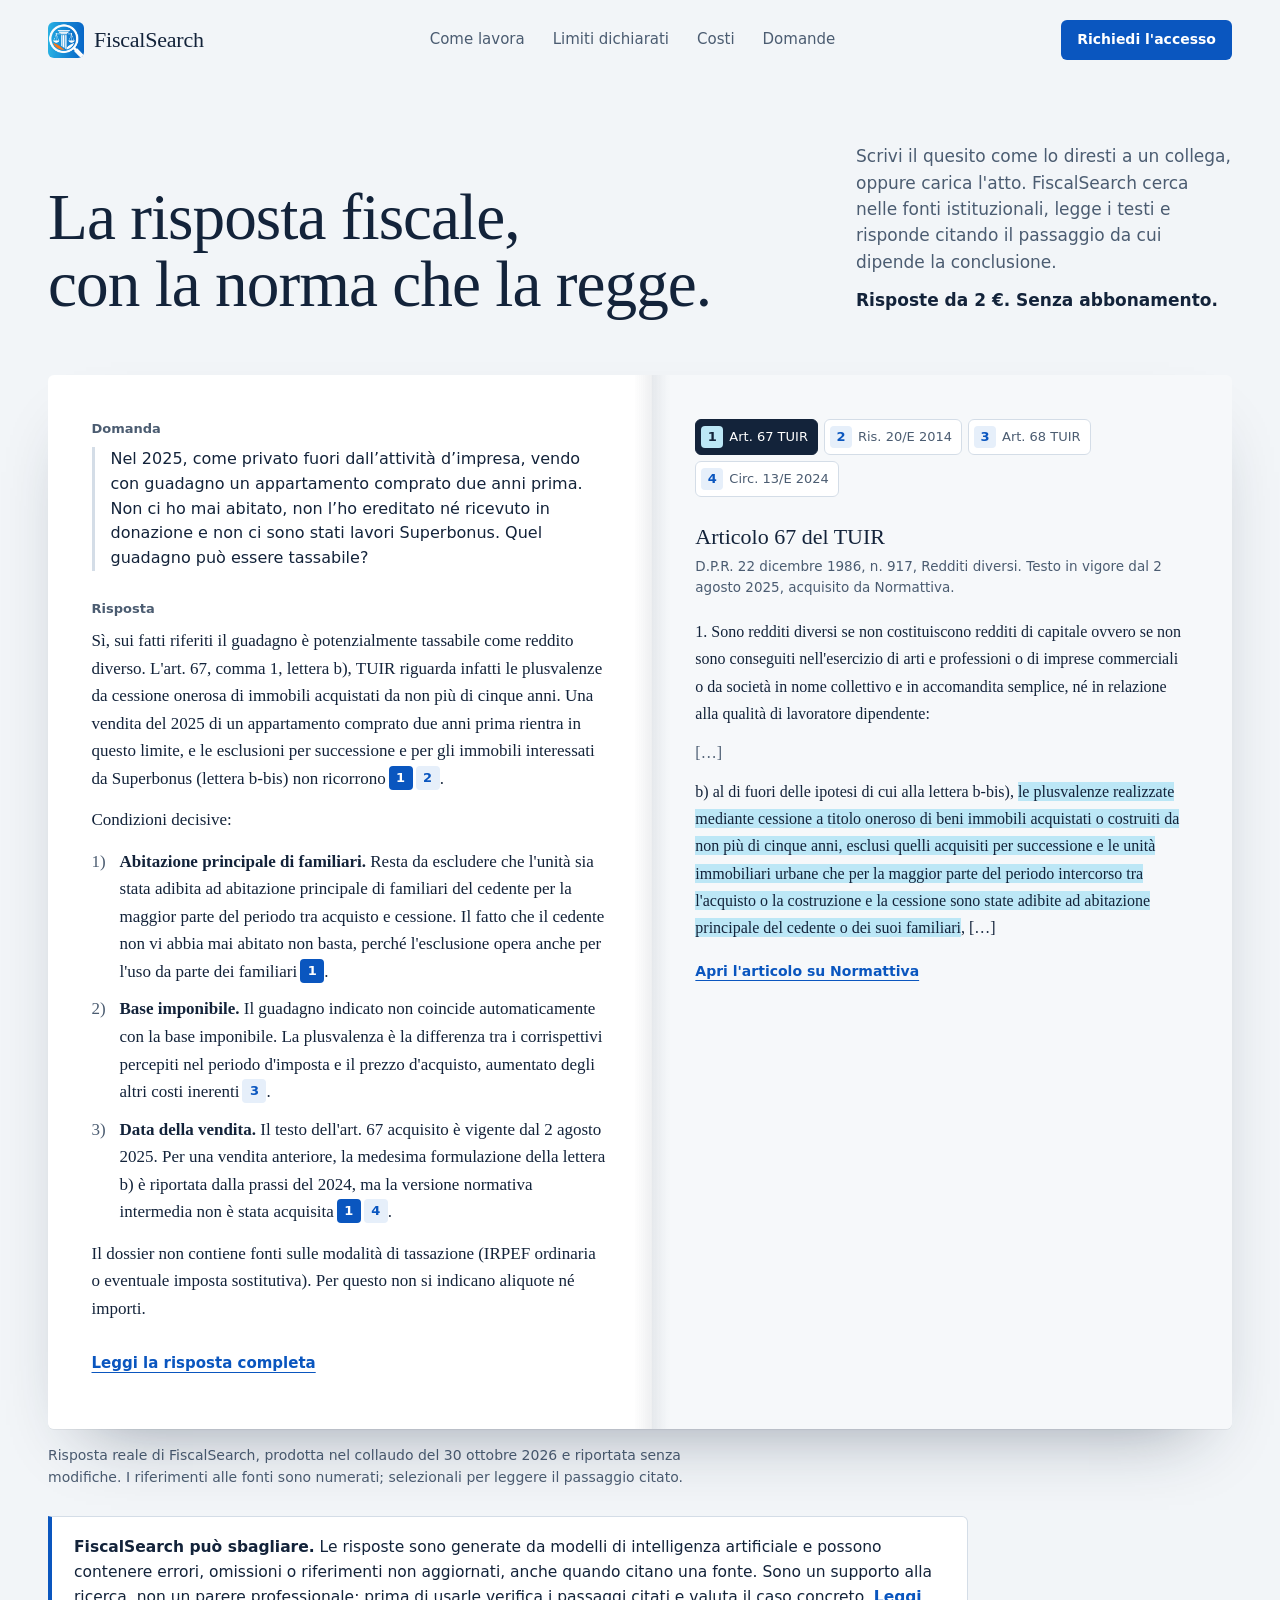
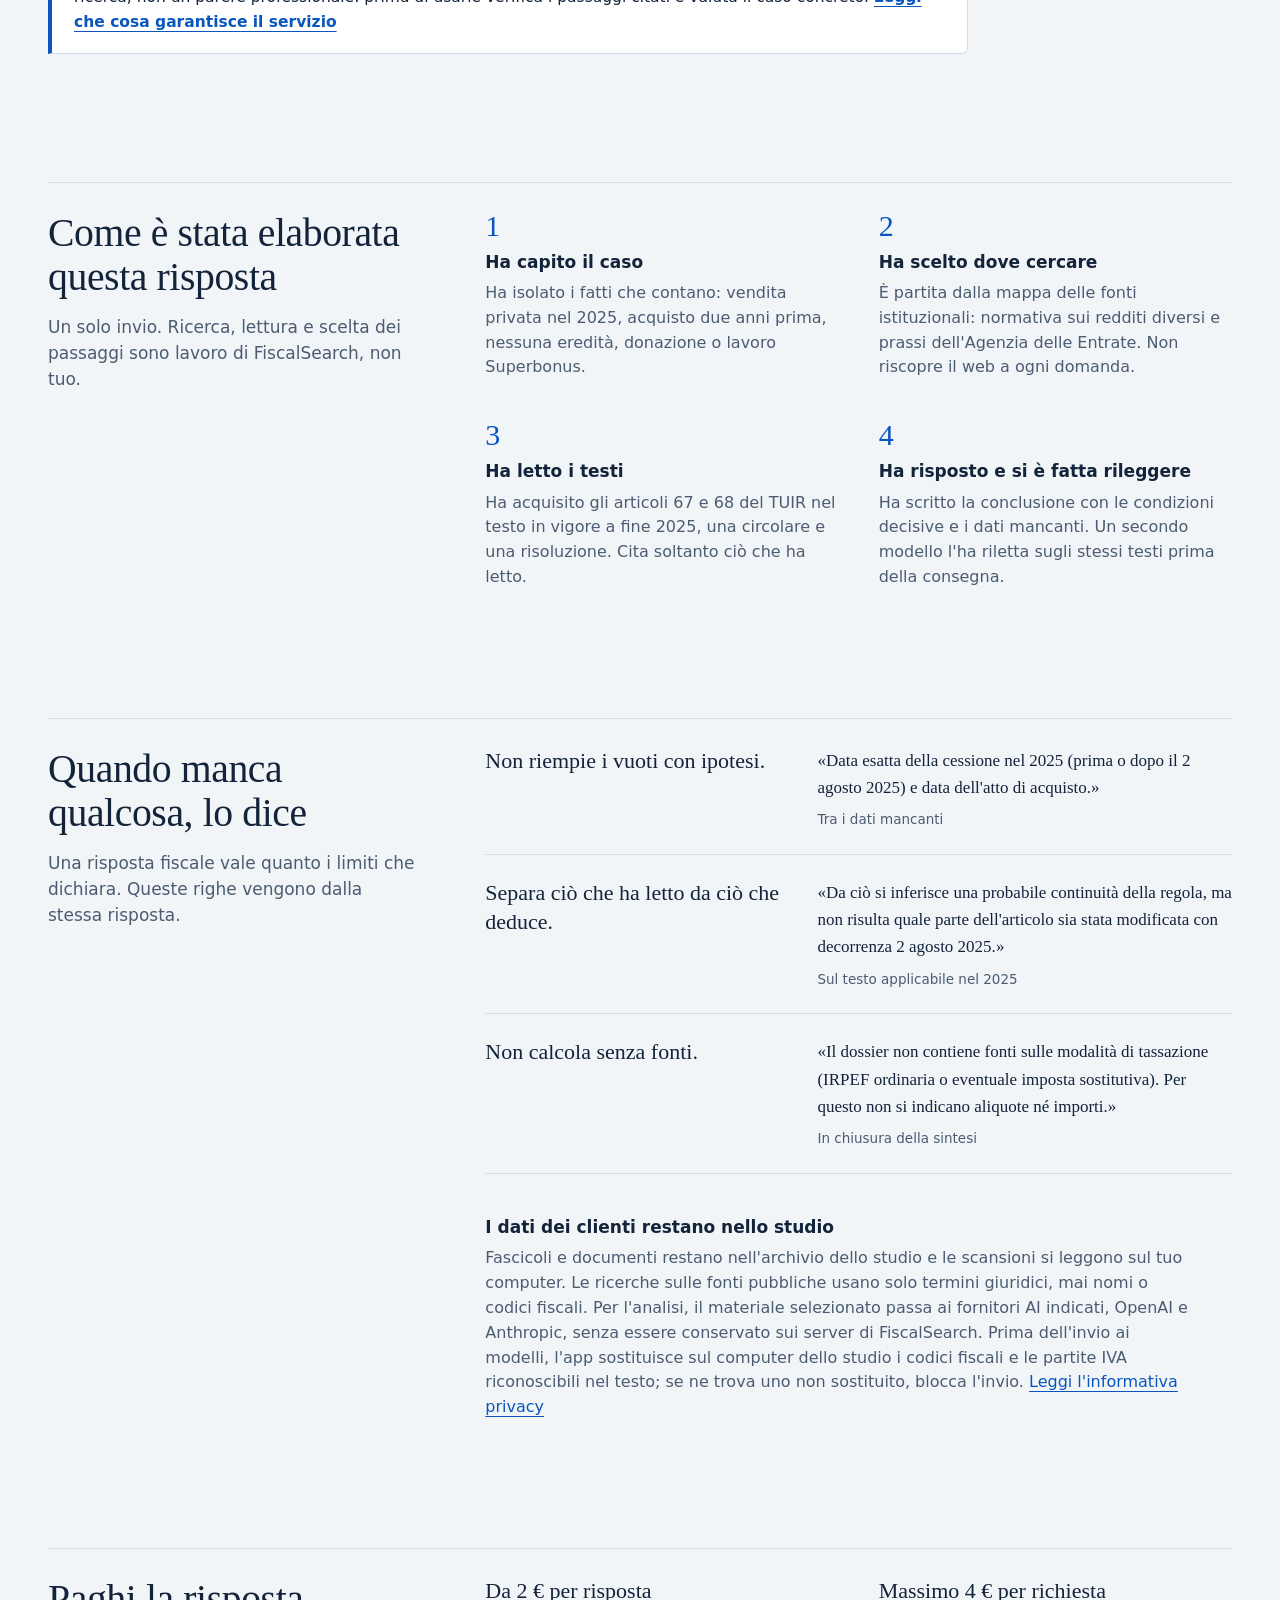
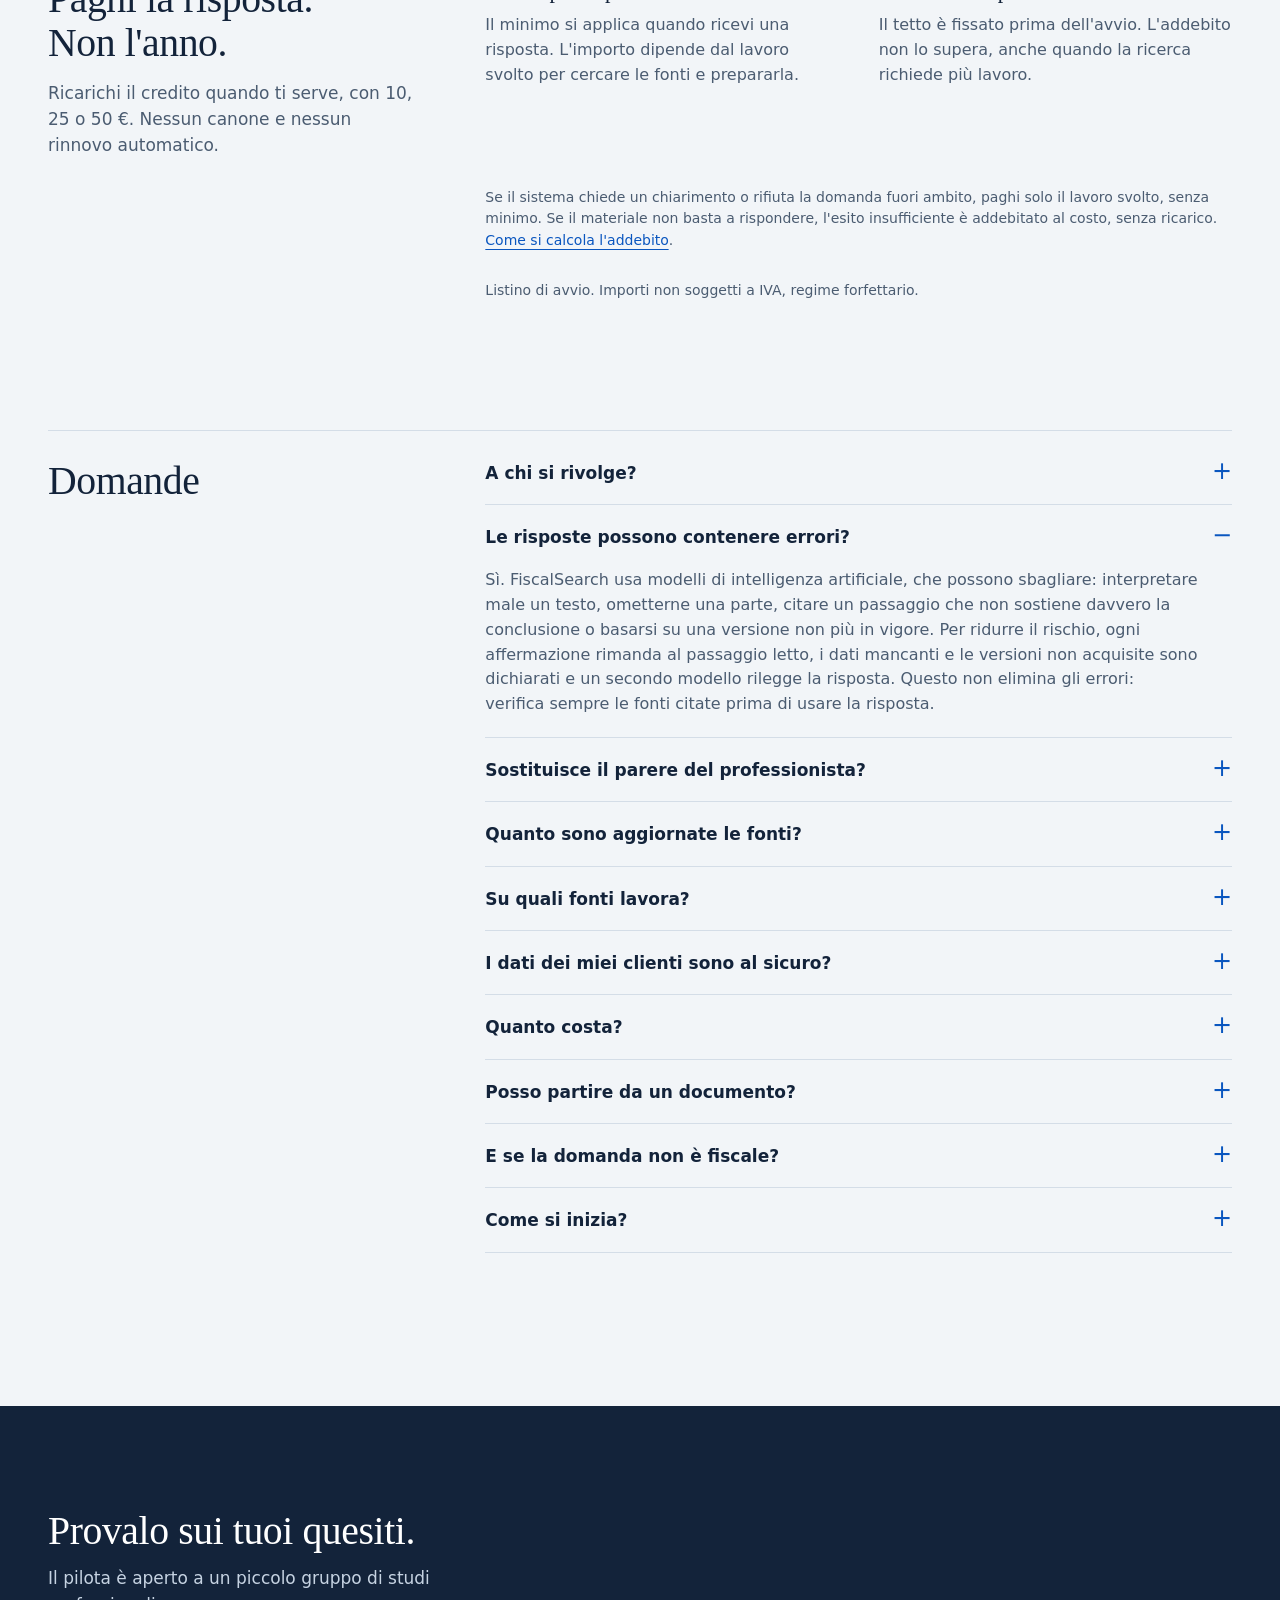
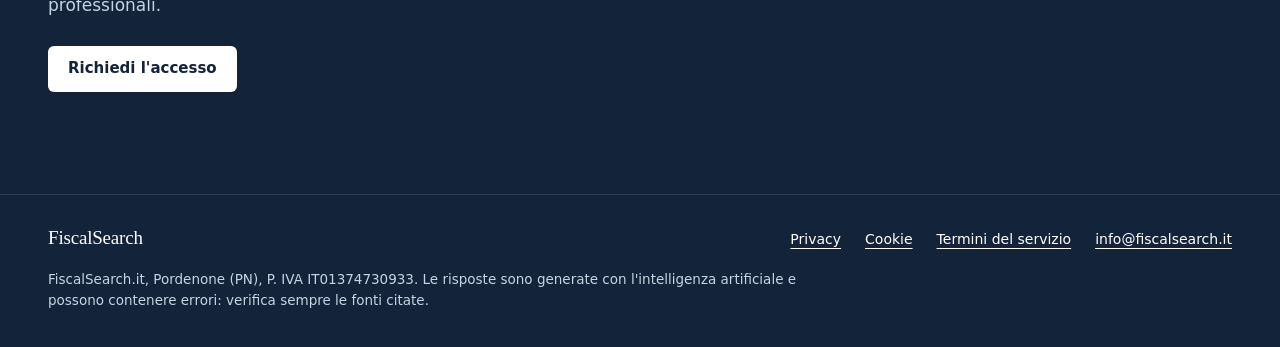
<file: index.html>
<!doctype html>
<html lang="it">
<head>
  <meta charset="utf-8">
  <meta name="viewport" content="width=device-width, initial-scale=1">
  <meta name="color-scheme" content="light">
  <meta name="theme-color" content="#13233a">
  <meta name="description" content="FiscalSearch risponde ai quesiti fiscali cercando nelle fonti istituzionali e citando il passaggio di legge o di prassi da cui dipende la conclusione. Senza abbonamento.">
  <title>FiscalSearch | La risposta fiscale con la norma che la regge</title>
  <link rel="canonical" href="https://www.fiscalsearch.it/">
  <meta property="og:type" content="website">
  <meta property="og:locale" content="it_IT">
  <meta property="og:site_name" content="FiscalSearch">
  <meta property="og:title" content="FiscalSearch | La risposta fiscale con la norma che la regge">
  <meta property="og:description" content="Risposte ai quesiti fiscali con il passaggio di legge o di prassi citato accanto. Senza abbonamento.">
  <meta property="og:url" content="https://www.fiscalsearch.it/">
  <link rel="icon" href="assets/fiscalsearch.ico" sizes="any">
  <link rel="icon" href="assets/fiscalsearch-mark.png" type="image/png" sizes="256x256">
  <link rel="stylesheet" href="assets/landing.css">
  <script>document.documentElement.classList.add("js");</script>
  <script src="assets/landing.js" defer></script>
</head>
<body>
  <a class="skip-link" href="#contenuto">Vai al contenuto</a>

  <header class="site-header">
    <a class="brand" href="#inizio" aria-label="FiscalSearch, inizio pagina">
      <img src="assets/fiscalsearch-mark.png" width="36" height="36" alt="">
      <span>FiscalSearch</span>
    </a>
    <nav class="site-nav" aria-label="Sezioni della pagina">
      <a href="#metodo">Come lavora</a>
      <a href="#limiti">Limiti dichiarati</a>
      <a href="#costi">Costi</a>
      <a href="#domande">Domande</a>
    </nav>
    <a class="button button-small" href="#accesso">Richiedi l'accesso</a>
  </header>

  <main id="contenuto">
    <section class="hero" id="inizio" aria-labelledby="hero-title">
      <div class="hero-head">
        <h1 id="hero-title">La risposta fiscale,<br> con la norma che la regge.</h1>
        <div class="hero-lede">
          <p>Scrivi il quesito come lo diresti a un collega, oppure carica l'atto. FiscalSearch cerca nelle fonti istituzionali, legge i testi e risponde citando il passaggio da cui dipende la conclusione.</p>
          <p class="hero-price">Risposte da 2 €. Senza abbonamento.</p>
        </div>
      </div>

      <figure class="spread" aria-labelledby="spread-caption">
        <div class="spread-sheet">
        <article class="page page-answer" aria-label="Risposta d'esempio">
          <p class="page-label">Domanda</p>
          <blockquote class="question">
            <p>Nel 2025, come privato fuori dall’attività d’impresa, vendo con guadagno un appartamento comprato due anni prima. Non ci ho mai abitato, non l’ho ereditato né ricevuto in donazione e non ci sono stati lavori Superbonus. Quel guadagno può essere tassabile?</p>
          </blockquote>
          <p class="page-label">Risposta</p>
          <div class="answer">
            <p>Sì, sui fatti riferiti il guadagno è potenzialmente tassabile come reddito diverso. L'art. 67, comma 1, lettera b), TUIR riguarda infatti le plusvalenze da cessione onerosa di immobili acquistati da non più di cinque anni. Una vendita del 2025 di un appartamento comprato due anni prima rientra in questo limite, e le esclusioni per successione e per gli immobili interessati da Superbonus (lettera b-bis) non ricorrono<span class="cites"><button type="button" class="cite" data-source="1" aria-label="Fonte 1: articolo 67 TUIR">1</button><button type="button" class="cite" data-source="2" aria-label="Fonte 2: risoluzione 20/E del 2014">2</button></span>.</p>
            <p>Condizioni decisive:</p>
            <ol class="conditions"><li><strong>Abitazione principale di familiari.</strong> Resta da escludere che l'unità sia stata adibita ad abitazione principale di familiari del cedente per la maggior parte del periodo tra acquisto e cessione. Il fatto che il cedente non vi abbia mai abitato non basta, perché l'esclusione opera anche per l'uso da parte dei familiari<span class="cites"><button type="button" class="cite" data-source="1" aria-label="Fonte 1: articolo 67 TUIR">1</button></span>.</li><li><strong>Base imponibile.</strong> Il guadagno indicato non coincide automaticamente con la base imponibile. La plusvalenza è la differenza tra i corrispettivi percepiti nel periodo d'imposta e il prezzo d'acquisto, aumentato degli altri costi inerenti<span class="cites"><button type="button" class="cite" data-source="3" aria-label="Fonte 3: articolo 68 TUIR">3</button></span>.</li><li><strong>Data della vendita.</strong> Il testo dell'art. 67 acquisito è vigente dal 2 agosto 2025. Per una vendita anteriore, la medesima formulazione della lettera b) è riportata dalla prassi del 2024, ma la versione normativa intermedia non è stata acquisita<span class="cites"><button type="button" class="cite" data-source="1" aria-label="Fonte 1: articolo 67 TUIR">1</button><button type="button" class="cite" data-source="4" aria-label="Fonte 4: circolare 13/E del 2024">4</button></span>.</li></ol>
            <p>Il dossier non contiene fonti sulle modalità di tassazione (IRPEF ordinaria o eventuale imposta sostitutiva). Per questo non si indicano aliquote né importi.</p>
          </div>
          <button type="button" class="text-button" data-open="risposta-completa">Leggi la risposta completa</button>
        </article>

        <aside class="page page-source" id="fonte" aria-label="Fonti citate">
          <div class="source-tabs" role="tablist" aria-label="Fonti citate nella risposta">
            <button type="button" role="tab" id="tab-1" data-source="1" aria-selected="true" aria-controls="fonte-1"><span>1</span>Art. 67 TUIR</button>
            <button type="button" role="tab" id="tab-2" data-source="2" aria-selected="false" aria-controls="fonte-2" tabindex="-1"><span>2</span>Ris. 20/E 2014</button>
            <button type="button" role="tab" id="tab-3" data-source="3" aria-selected="false" aria-controls="fonte-3" tabindex="-1"><span>3</span>Art. 68 TUIR</button>
            <button type="button" role="tab" id="tab-4" data-source="4" aria-selected="false" aria-controls="fonte-4" tabindex="-1"><span>4</span>Circ. 13/E 2024</button>
          </div>

          <section class="source" id="fonte-1" role="tabpanel" aria-labelledby="tab-1" tabindex="0">
            <h3>Articolo 67 del TUIR</h3>
            <p class="source-meta">D.P.R. 22 dicembre 1986, n. 917, Redditi diversi. Testo in vigore dal 2 agosto 2025, acquisito da Normattiva.</p>
            <div class="law" lang="it">
              <p>1. Sono redditi diversi se non costituiscono redditi di capitale ovvero se non sono conseguiti nell'esercizio di arti e professioni o di imprese commerciali o da società in nome collettivo e in accomandita semplice, né in relazione alla qualità di lavoratore dipendente:</p>
              <p class="elision">[…]</p>
              <p>b) al di fuori delle ipotesi di cui alla lettera b-bis), <mark class="hl">le plusvalenze realizzate mediante cessione a titolo oneroso di beni immobili acquistati o costruiti da non più di cinque anni, esclusi quelli acquisiti per successione e le unità immobiliari urbane che per la maggior parte del periodo intercorso tra l'acquisto o la costruzione e la cessione sono state adibite ad abitazione principale del cedente o dei suoi familiari</mark>, […]</p>
            </div>
            <a class="source-link" href="https://www.normattiva.it/atto/caricaArticolo?art.versione=35&amp;art.idGruppo=7&amp;art.flagTipoArticolo=0&amp;art.codiceRedazionale=086U0917&amp;art.idArticolo=67&amp;art.idSottoArticolo=1&amp;art.idSottoArticolo1=10&amp;art.dataPubblicazioneGazzetta=1986-12-31&amp;art.progressivo=0&amp;" target="_blank" rel="noopener noreferrer">Apri l'articolo su Normattiva<span class="sr-only">, si apre in una nuova scheda</span></a>
          </section>

          <section class="source" id="fonte-2" role="tabpanel" aria-labelledby="tab-2" tabindex="0" hidden>
            <h3>Risoluzione n. 20/E del 14 febbraio 2014</h3>
            <p class="source-meta">Agenzia delle Entrate, pagina 6. Tassazione degli atti di risoluzione per mutuo consenso di una donazione.</p>
            <div class="law" lang="it">
              <p>Al riguardo, occorre, infatti, tener presente che, ai fini delle cessioni immobiliari, l’articolo 67, comma 1, lettera b), del TUIR, include fra i redditi diversi le plusvalenze realizzate mediante cessione a titolo oneroso di beni immobili acquistati o costruiti da non più di cinque anni, esclusi quelli acquisiti per successione, e purché le unità immobiliari urbane non siano state adibite ad abitazione principale del cedente o dei suoi familiari per la maggior parte del periodo intercorso fra l’acquisto, la costruzione e la cessione dell’immobile.</p>
              <p>Pertanto, determinare il momento dal quale decorrono gli effetti del ‘mutuo consenso’ ha una diretta incidenza sul momento in cui si considera acquisito l’immobile e, di conseguenza, <mark class="hl">sul calcolo del quinquennio di possesso trascorso il quale la plusvalenza immobiliare non è più soggetta a tassazione</mark>.</p>
            </div>
            <a class="source-link" href="https://www.agenziaentrate.gov.it/portale/documents/20143/303935/Risoluzione+20E+del+14+febbraio+2014_RIS+20e+del+14+02+14.pdf/0e5fd9b3-ec19-ecf3-5e16-4f3f5903809f" target="_blank" rel="noopener noreferrer">Apri la risoluzione (PDF)<span class="sr-only">, si apre in una nuova scheda</span></a>
          </section>

          <section class="source" id="fonte-3" role="tabpanel" aria-labelledby="tab-3" tabindex="0" hidden>
            <h3>Articolo 68 del TUIR</h3>
            <p class="source-meta">D.P.R. 22 dicembre 1986, n. 917, Plusvalenze. Testo in vigore dal 1° gennaio 2025, acquisito da Normattiva.</p>
            <div class="law" lang="it">
              <p>1. Le plusvalenze di cui alle lettere a), b) e b-bis) del comma 1 dell'articolo 67 sono costituite <mark class="hl">dalla differenza tra i corrispettivi percepiti nel periodo di imposta e il prezzo di acquisto o il costo di costruzione del bene ceduto, aumentato di ogni altro costo inerente al bene medesimo</mark>. […]</p>
            </div>
            <a class="source-link" href="https://www.normattiva.it/atto/caricaArticolo?art.versione=16&amp;art.idGruppo=7&amp;art.flagTipoArticolo=0&amp;art.codiceRedazionale=086U0917&amp;art.idArticolo=68&amp;art.idSottoArticolo=1&amp;art.idSottoArticolo1=10&amp;art.dataPubblicazioneGazzetta=1986-12-31&amp;art.progressivo=0&amp;" target="_blank" rel="noopener noreferrer">Apri l'articolo su Normattiva<span class="sr-only">, si apre in una nuova scheda</span></a>
          </section>

          <section class="source" id="fonte-4" role="tabpanel" aria-labelledby="tab-4" tabindex="0" hidden>
            <h3>Circolare n. 13/E del 13 giugno 2024</h3>
            <p class="source-meta">Agenzia delle Entrate, plusvalenze e Superbonus dopo la legge di bilancio 2024. Citata alle pagine 4, 5 e 9; qui la pagina 4.</p>
            <div class="law" lang="it">
              <p>[…] con il comma 64, lettera a), numero 1), è stabilito che la previsione dell’articolo 67, comma 1, lettera b), del TUIR – secondo cui costituiscono plusvalenze imponibili, tra le altre, quelle <mark class="hl">«realizzate mediante cessione a titolo oneroso di beni immobili acquistati o costruiti da non più di cinque anni»</mark> – si applica solo alle ipotesi diverse da quelle riconducibili alla nuova lettera b-bis), descritta nel punto successivo, del predetto articolo […]</p>
            </div>
            <a class="source-link" href="https://www.agenziaentrate.gov.it/portale/documents/20143/6193294/Circolare+plusvalenze+superbonus+n.+13+del+13+giugno+2024_.pdf/6aea10c1-d402-3204-eb3e-b8a64422a43d" target="_blank" rel="noopener noreferrer">Apri la circolare (PDF)<span class="sr-only">, si apre in una nuova scheda</span></a>
          </section>
        </aside>
        </div>

        <figcaption id="spread-caption">Risposta reale di FiscalSearch, prodotta nel collaudo del 30 ottobre 2026 e riportata senza modifiche. I riferimenti alle fonti sono numerati; selezionali per leggere il passaggio citato.</figcaption>
      </figure>

      <p class="disclaimer" role="note"><strong>FiscalSearch può sbagliare.</strong> Le risposte sono generate da modelli di intelligenza artificiale e possono contenere errori, omissioni o riferimenti non aggiornati, anche quando citano una fonte. Sono un supporto alla ricerca, non un parere professionale: prima di usarle verifica i passaggi citati e valuta il caso concreto. <a href="termini.html#risposte">Leggi che cosa garantisce il servizio</a></p>
    </section>

    <section class="section method" id="metodo" aria-labelledby="method-title">
      <div class="section-intro">
        <h2 id="method-title">Come è stata elaborata questa risposta</h2>
        <p>Un solo invio. Ricerca, lettura e scelta dei passaggi sono lavoro di FiscalSearch, non tuo.</p>
      </div>
      <ol class="steps">
        <li>
          <h3>Ha capito il caso</h3>
          <p>Ha isolato i fatti che contano: vendita privata nel 2025, acquisto due anni prima, nessuna eredità, donazione o lavoro Superbonus.</p>
        </li>
        <li>
          <h3>Ha scelto dove cercare</h3>
          <p>È partita dalla mappa delle fonti istituzionali: normativa sui redditi diversi e prassi dell'Agenzia delle Entrate. Non riscopre il web a ogni domanda.</p>
        </li>
        <li>
          <h3>Ha letto i testi</h3>
          <p>Ha acquisito gli articoli 67 e 68 del TUIR nel testo in vigore a fine 2025, una circolare e una risoluzione. Cita soltanto ciò che ha letto.</p>
        </li>
        <li>
          <h3>Ha risposto e si è fatta rileggere</h3>
          <p>Ha scritto la conclusione con le condizioni decisive e i dati mancanti. Un secondo modello l'ha riletta sugli stessi testi prima della consegna.</p>
        </li>
      </ol>
    </section>

    <section class="section limits" id="limiti" aria-labelledby="limits-title">
      <div class="section-intro">
        <h2 id="limits-title">Quando manca qualcosa, lo dice</h2>
        <p>Una risposta fiscale vale quanto i limiti che dichiara. Queste righe vengono dalla stessa risposta.</p>
      </div>
      <dl class="limits-list">
        <div>
          <dt>Non riempie i vuoti con ipotesi.</dt>
          <dd><q>Data esatta della cessione nel 2025 (prima o dopo il 2 agosto 2025) e data dell'atto di acquisto.</q><span>Tra i dati mancanti</span></dd>
        </div>
        <div>
          <dt>Separa ciò che ha letto da ciò che deduce.</dt>
          <dd><q>Da ciò si inferisce una probabile continuità della regola, ma non risulta quale parte dell'articolo sia stata modificata con decorrenza 2 agosto 2025.</q><span>Sul testo applicabile nel 2025</span></dd>
        </div>
        <div>
          <dt>Non calcola senza fonti.</dt>
          <dd><q>Il dossier non contiene fonti sulle modalità di tassazione (IRPEF ordinaria o eventuale imposta sostitutiva). Per questo non si indicano aliquote né importi.</q><span>In chiusura della sintesi</span></dd>
        </div>
      </dl>
      <div class="privacy">
        <h3>I dati dei clienti restano nello studio</h3>
        <p>Fascicoli e documenti restano nell'archivio dello studio e le scansioni si leggono sul tuo computer. Le ricerche sulle fonti pubbliche usano solo termini giuridici, mai nomi o codici fiscali. Per l'analisi, il materiale selezionato passa ai fornitori AI indicati, OpenAI e Anthropic, senza essere conservato sui server di FiscalSearch. Prima dell'invio ai modelli, l'app sostituisce sul computer dello studio i codici fiscali e le partite IVA riconoscibili nel testo; se ne trova uno non sostituito, blocca l'invio. <a href="privacy.html">Leggi l'informativa privacy</a></p>
      </div>
    </section>

    <section class="section costs" id="costi" aria-labelledby="costs-title">
      <div class="section-intro">
        <h2 id="costs-title">Paghi la risposta. Non l'anno.</h2>
        <p>Ricarichi il credito quando ti serve, con 10, 25 o 50 €. Nessun canone e nessun rinnovo automatico.</p>
      </div>
      <div class="cost-facts">
        <div>
          <h3>Da 2 € per risposta</h3>
          <p>Il minimo si applica quando ricevi una risposta. L'importo dipende dal lavoro svolto per cercare le fonti e prepararla.</p>
        </div>
        <div>
          <h3>Massimo 4 € per richiesta</h3>
          <p>Il tetto è fissato prima dell'avvio. L'addebito non lo supera, anche quando la ricerca richiede più lavoro.</p>
        </div>
      </div>
      <p class="cost-note">Se il sistema chiede un chiarimento o rifiuta la domanda fuori ambito, paghi solo il lavoro svolto, senza minimo. Se il materiale non basta a rispondere, l'esito insufficiente è addebitato al costo, senza ricarico. <a href="termini.html#addebiti">Come si calcola l'addebito</a>.</p>
      <p class="cost-note">Listino di avvio. Importi non soggetti a IVA, regime forfettario.</p>
    </section>

    <section class="section faq" id="domande" aria-labelledby="faq-title">
      <div class="section-intro">
        <h2 id="faq-title">Domande</h2>
      </div>
      <div class="faq-list">
        <details name="faq">
          <summary>A chi si rivolge?</summary>
          <p>A Commercialisti, Avvocati e Consulenti del Lavoro che devono rispondere a un quesito fiscale con fonti verificabili. Il primo ambito è il diritto tributario italiano, con le fonti europee collegate. Il servizio è riservato a chi opera con partita IVA.</p>
        </details>
        <details name="faq" open>
          <summary>Le risposte possono contenere errori?</summary>
          <p>Sì. FiscalSearch usa modelli di intelligenza artificiale, che possono sbagliare: interpretare male un testo, ometterne una parte, citare un passaggio che non sostiene davvero la conclusione o basarsi su una versione non più in vigore. Per ridurre il rischio, ogni affermazione rimanda al passaggio letto, i dati mancanti e le versioni non acquisite sono dichiarati e un secondo modello rilegge la risposta. Questo non elimina gli errori: verifica sempre le fonti citate prima di usare la risposta.</p>
        </details>
        <details name="faq">
          <summary>Sostituisce il parere del professionista?</summary>
          <p>No. Prepara una risposta motivata e indica dove controllarla; la valutazione finale e la responsabilità verso il cliente restano del Professionista. Se la usi per un incarico, ricorda che la legge 132/2025, all'articolo 13, chiede di informare il cliente dell'uso di sistemi di intelligenza artificiale.</p>
        </details>
        <details name="faq">
          <summary>Quanto sono aggiornate le fonti?</summary>
          <p>Le norme sono lette dalle fonti ufficiali con la versione e la data di riferimento, per esempio «testo in vigore dal 2 agosto 2025». Se la versione applicabile alla data del caso non è stata acquisita, la risposta lo dice. Nessun archivio è garantito aggiornato al giorno: controlla la data indicata accanto a ogni fonte.</p>
        </details>
        <details name="faq">
          <summary>Su quali fonti lavora?</summary>
          <p>Normattiva e Gazzetta Ufficiale, Agenzia delle Entrate, Dipartimento delle Finanze, Agenzia delle Dogane e dei Monopoli, Agenzia delle Entrate-Riscossione, Corte costituzionale, Corte dei conti, giustizia tributaria di merito ed EUR-Lex. Ogni risposta dichiara quali testi ha letto e quali non ha potuto acquisire.</p>
        </details>
        <details name="faq">
          <summary>I dati dei miei clienti sono al sicuro?</summary>
          <p>Fascicoli e documenti restano nell'archivio sul computer dello studio. Per l'analisi, il quesito e i passaggi selezionati passano ai fornitori AI tramite le loro API commerciali, senza essere conservati sui server di FiscalSearch. Prima dell'invio ai modelli, l'app sostituisce sul computer dello studio i codici fiscali e le partite IVA riconoscibili nel testo; se ne trova uno non sostituito, blocca l'invio. Nomi e altri dati restano nel testo inviato. Le ricerche sulle fonti pubbliche usano solo termini giuridici. Ruoli, fornitori e tempi di conservazione sono descritti nell'<a href="privacy.html">informativa privacy</a>.</p>
        </details>
        <details name="faq">
          <summary>Quanto costa?</summary>
          <p>Ogni risposta parte da 2 €, con un tetto di 4 € per richiesta fissato prima dell'avvio. Ricarichi il credito con 10, 25 o 50 €, senza abbonamento né rinnovo automatico. Gli importi non sono soggetti a IVA, regime forfettario.</p>
          <p>Il minimo non si applica se il sistema deve chiederti un chiarimento o la domanda è fuori ambito: resta addebitato il lavoro svolto. Se il materiale è insufficiente per rispondere, paghi il costo effettivo senza ricarico. Una richiesta che si interrompe prima di interrogare i modelli non costa nulla. <a href="termini.html#addebiti">Leggi le regole di addebito</a>.</p>
        </details>
        <details name="faq">
          <summary>Posso partire da un documento?</summary>
          <p>Sì: carichi l'atto o la scansione e scrivi che cosa ti serve. La lettura avviene sul tuo computer. Date e importi letti restano da confermare e non vengono adottati in automatico.</p>
        </details>
        <details name="faq">
          <summary>E se la domanda non è fiscale?</summary>
          <p>FiscalSearch la legge, si ferma e lo dice, senza avviare la ricerca.</p>
        </details>
        <details name="faq">
          <summary>Come si inizia?</summary>
          <p>Il pilota è aperto a un piccolo gruppo di studi. Scrivi a <a href="mailto:info@fiscalsearch.it">info@fiscalsearch.it</a>: ti rispondiamo con le istruzioni per installare l'app e acquistare il primo credito.</p>
        </details>
      </div>
    </section>

    <section class="access" id="accesso" aria-labelledby="access-title">
      <h2 id="access-title">Provalo sui tuoi quesiti.</h2>
      <p>Il pilota è aperto a un piccolo gruppo di studi professionali.</p>
      <a class="button button-light" href="mailto:info@fiscalsearch.it?subject=Accesso%20al%20pilota%20FiscalSearch">Richiedi l'accesso</a>
    </section>
  </main>

  <footer class="site-footer">
    <div class="footer-main">
      <a class="footer-brand" href="#inizio">FiscalSearch</a>
      <nav aria-label="Informazioni legali e contatti">
        <a href="privacy.html">Privacy</a>
        <a href="cookie.html">Cookie</a>
        <a href="termini.html">Termini del servizio</a>
        <a href="mailto:info@fiscalsearch.it">info@fiscalsearch.it</a>
      </nav>
    </div>
    <p class="footer-note">FiscalSearch.it, Pordenone (PN), P. IVA IT01374730933. Le risposte sono generate con l'intelligenza artificiale e possono contenere errori: verifica sempre le fonti citate.</p>
  </footer>

  <dialog class="full-answer" id="risposta-completa" aria-labelledby="full-answer-title">
    <div class="dialog-head">
      <h2 id="full-answer-title">Risposta completa</h2>
      <form method="dialog"><button class="text-button" type="submit">Chiudi</button></form>
    </div>
    <div class="dialog-body">
      <p class="dialog-question">Nel 2025, come privato fuori dall’attività d’impresa, vendo con guadagno un appartamento comprato due anni prima. Non ci ho mai abitato, non l’ho ereditato né ricevuto in donazione e non ci sono stati lavori Superbonus. Quel guadagno può essere tassabile?</p>
      <div class="answer answer-full">
            <p>Sì, sui fatti riferiti il guadagno è potenzialmente tassabile come reddito diverso. L'art. 67, comma 1, lettera b), TUIR riguarda infatti le plusvalenze da cessione onerosa di immobili acquistati da non più di cinque anni. Una vendita del 2025 di un appartamento comprato due anni prima rientra in questo limite, e le esclusioni per successione e per gli immobili interessati da Superbonus (lettera b-bis) non ricorrono<sup class="ref" title="articolo 67 TUIR e risoluzione 20/E del 2014">1, 2</sup>.</p>
            <p>Condizioni decisive:</p>
            <ol class="conditions"><li><strong>Abitazione principale di familiari.</strong> Resta da escludere che l'unità sia stata adibita ad abitazione principale di familiari del cedente per la maggior parte del periodo tra acquisto e cessione. Il fatto che il cedente non vi abbia mai abitato non basta, perché l'esclusione opera anche per l'uso da parte dei familiari<sup class="ref" title="articolo 67 TUIR">1</sup>.</li><li><strong>Base imponibile.</strong> Il guadagno indicato non coincide automaticamente con la base imponibile. La plusvalenza è la differenza tra i corrispettivi percepiti nel periodo d'imposta e il prezzo d'acquisto, aumentato degli altri costi inerenti<sup class="ref" title="articolo 68 TUIR">3</sup>.</li><li><strong>Data della vendita.</strong> Il testo dell'art. 67 acquisito è vigente dal 2 agosto 2025. Per una vendita anteriore, la medesima formulazione della lettera b) è riportata dalla prassi del 2024, ma la versione normativa intermedia non è stata acquisita<sup class="ref" title="articolo 67 TUIR e circolare 13/E del 2024">1, 4</sup>.</li></ol>
            <p>Il dossier non contiene fonti sulle modalità di tassazione (IRPEF ordinaria o eventuale imposta sostitutiva). Per questo non si indicano aliquote né importi.</p>
            <h3>Rientro della vendita nella fattispecie imponibile (art. 67, comma 1, lett. b, TUIR)</h3>
            <p>Regola documentata: sono redditi diversi, se non conseguiti nell'esercizio di imprese commerciali, arti e professioni o in relazione alla qualità di lavoratore dipendente, le plusvalenze realizzate mediante cessione a titolo oneroso di beni immobili acquistati o costruiti da non più di cinque anni<sup class="ref" title="articolo 67 TUIR">1</sup>. La regola vale al di fuori delle ipotesi della lettera b-bis), che riguarda gli immobili su cui sono stati eseguiti interventi Superbonus.</p>
            <p>Sono esclusi:</p>
            <ul><li>gli immobili acquisiti per successione;</li><li>le unità immobiliari urbane adibite ad abitazione principale del cedente o dei suoi familiari per la maggior parte del periodo tra acquisto o costruzione e cessione.</li></ul>
            <p>La prassi dell'Agenzia collega al momento dell'acquisto la decorrenza del quinquennio, trascorso il quale la plusvalenza non è più soggetta a tassazione<sup class="ref" title="risoluzione 20/E del 2014">2</sup>.</p>
            <p>Applicazione ai fatti dichiarati dall'utente:</p>
            <ul><li>vendita privata, fuori dall'attività d'impresa;</li><li>acquisto a titolo oneroso circa due anni prima;</li><li>nessuna successione o donazione, quindi non rileva la regola sulla decorrenza dal donante;</li><li>nessun intervento Superbonus, quindi si applica la lettera b) e non la b-bis).</li></ul>
            <p>Il requisito temporale risulta soddisfatto. L'unica esclusione ancora aperta è quella dell'abitazione principale di familiari, perché l'utente riferisce solo di non avervi abitato personalmente.</p>
            <p>Conseguenza pratica: se l'immobile non è stato abitazione principale di familiari per la maggior parte del periodo di possesso, la plusvalenza è imponibile come reddito diverso. Se invece lo è stato, opera l'esclusione e il guadagno non rientra nella lettera b).</p>
            <h3>Determinazione della plusvalenza e periodo d'imposta (art. 68, comma 1, TUIR)</h3>
            <p>Regola documentata: per le plusvalenze della lettera b), la base è la differenza tra i corrispettivi percepiti nel periodo d'imposta e il prezzo di acquisto o il costo di costruzione, aumentato di ogni altro costo inerente al bene<sup class="ref" title="articolo 68 TUIR">3</sup>. La regola speciale sul costo del donante non rileva, perché l'immobile è stato acquistato a titolo oneroso. Non rilevano nemmeno le regole sulle spese Superbonus, che riguardano la sola lettera b-bis).</p>
            <p>Applicazione: il guadagno indicato dal cliente va ricostruito su base documentale, cioè prezzo di cessione percepito meno prezzo d'acquisto e costi inerenti al bene. Il riferimento ai corrispettivi «percepiti nel periodo d'imposta» rende rilevante anche il momento dell'incasso.</p>
            <p>Inferenza dal testo: se parte del prezzo fosse incassata dopo il 2025, la quota imputabile al periodo d'imposta 2025 andrebbe verificata.</p>
            <p>Conseguenza pratica: servono atto di acquisto, atto di vendita, prove degli incassi e giustificativi dei costi inerenti. Quali costi siano qualificabili come «inerenti» non è specificato dalle evidenze acquisite.</p>
            <h3>Testo applicabile nel 2025</h3>
            <p>Il testo dell'art. 67 acquisito è indicato come vigente dal 2 agosto 2025 al 31 dicembre 2025<sup class="ref" title="articolo 67 TUIR">1</sup>. Il testo dell'art. 68 è indicato come vigente dal 1° gennaio 2025 al 31 dicembre 2025<sup class="ref" title="articolo 68 TUIR">3</sup>.</p>
            <p>Per una cessione tra il 1° gennaio e il 1° agosto 2025, la versione dell'art. 67 allora vigente non è nel dossier. La circolare dell'Agenzia del 2024 riporta per la lettera b) la stessa formulazione rilevante del testo acquisito, introdotta con la legge di bilancio 2024: quinquennio, esclusione per successione e per abitazione principale del cedente o dei familiari<sup class="ref" title="circolare 13/E del 2024">4</sup>. Da ciò si inferisce una probabile continuità della regola, ma non risulta quale parte dell'articolo sia stata modificata con decorrenza 2 agosto 2025.</p>
            <p>Conseguenza pratica: per vendite dal 2 agosto 2025 la conclusione poggia direttamente sul testo acquisito. Per vendite anteriori è sostenuta dalla prassi, ma va confermata con la versione storica della norma. Il nuovo Testo unico delle imposte sui redditi si applica, secondo il registro, dal 2027 e non incide su una cessione del 2025.</p>
            <h3>Dati mancanti</h3>
            <ul><li>Se l'appartamento sia stato adibito ad abitazione principale di familiari del cedente per la maggior parte del periodo tra acquisto e cessione.</li><li>Data esatta della cessione nel 2025 (prima o dopo il 2 agosto 2025) e data dell'atto di acquisto.</li><li>Corrispettivi effettivamente percepiti nel 2025, prezzo d'acquisto e costi inerenti documentati.</li></ul>
            <h3>Alternative</h3>
            <ul><li>Immobile mai adibito ad abitazione principale di familiari per la maggior parte del periodo: la plusvalenza, determinata ai sensi dell'art. 68, è reddito diverso imponibile<sup class="ref" title="articolo 67 TUIR e articolo 68 TUIR">1, 3</sup>.</li><li>Immobile adibito ad abitazione principale di familiari per la maggior parte del periodo tra acquisto e cessione: opera l'esclusione della lettera b) e la plusvalenza non è imponibile a questo titolo<sup class="ref" title="articolo 67 TUIR">1</sup>.</li></ul>
            <h3>Passi successivi</h3>
            <ul><li>Accertare l'eventuale uso dell'immobile come abitazione principale di familiari e la durata di tale uso rispetto al periodo di possesso.</li><li>Acquisire atti di acquisto e vendita, prova degli incassi e giustificativi dei costi inerenti per determinare la plusvalenza.</li><li>Confrontare la data della cessione con il testo dell'art. 67 TUIR vigente a quella data.</li><li>Verificare la disciplina delle modalità di tassazione (IRPEF ordinaria o imposta sostitutiva) prima di quantificare l'imposta.</li></ul>
      </div>
      <h3>Fonti citate</h3>
      <ol class="dialog-sources">
        <li>Articolo 67 del TUIR, testo in vigore dal 2 agosto 2025 (Normattiva).</li>
        <li>Agenzia delle Entrate, risoluzione n. 20/E del 14 febbraio 2014, pagina 6.</li>
        <li>Articolo 68 del TUIR, testo in vigore dal 1° gennaio 2025 (Normattiva).</li>
        <li>Agenzia delle Entrate, circolare n. 13/E del 13 giugno 2024, pagine 4, 5 e 9.</li>
      </ol>
      <p class="dialog-note">Risposta prodotta nel collaudo del 30 ottobre 2026 e riportata senza modifiche; i riferimenti alle fonti sono numerati. Come ogni risposta generata con l'intelligenza artificiale, può contenere errori e va verificata sulle fonti prima dell'uso.</p>
    </div>
  </dialog>
</body>
</html>
</file>
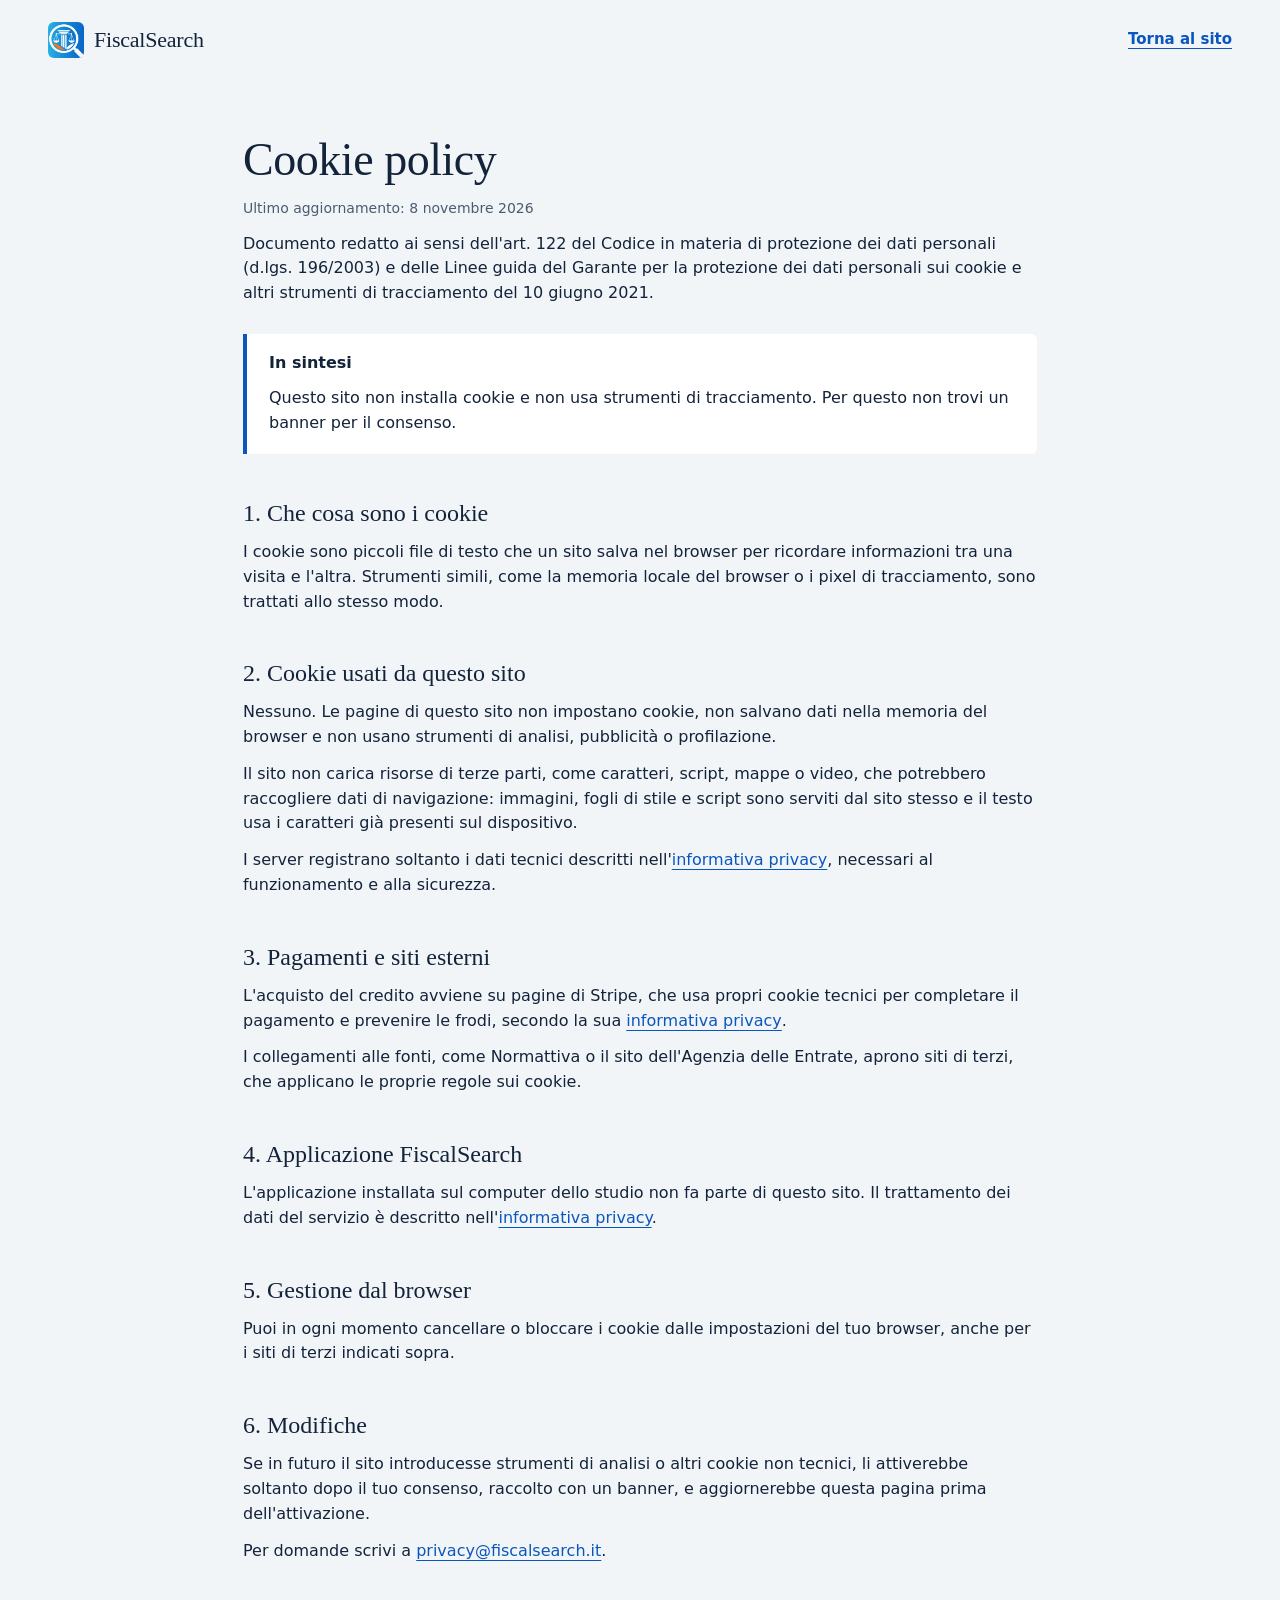
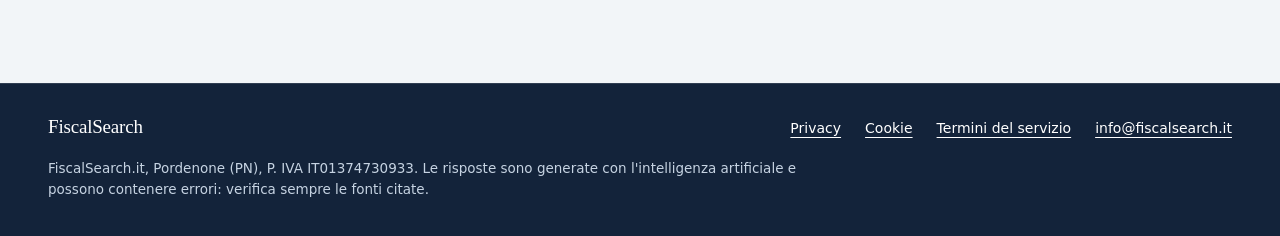
<file: cookie.html>
<!doctype html>
<html lang="it">
<head>
  <meta charset="utf-8">
  <meta name="viewport" content="width=device-width, initial-scale=1">
  <meta name="color-scheme" content="light">
  <meta name="theme-color" content="#13233a">
  <meta name="description" content="Il sito FiscalSearch non installa cookie e non usa strumenti di analisi, pubblicità o tracciamento.">
  <title>Cookie policy | FiscalSearch</title>
  <link rel="canonical" href="https://www.fiscalsearch.it/cookie.html">
  <link rel="icon" href="assets/fiscalsearch.ico" sizes="any">
  <link rel="icon" href="assets/fiscalsearch-mark.png" type="image/png" sizes="256x256">
  <link rel="stylesheet" href="assets/landing.css">
</head>
<body>
  <a class="skip-link" href="#contenuto">Vai al contenuto</a>

  <header class="site-header">
    <a class="brand" href="index.html" aria-label="FiscalSearch, pagina principale">
      <img src="assets/fiscalsearch-mark.png" width="36" height="36" alt="">
      <span>FiscalSearch</span>
    </a>
    <a class="header-back" href="index.html">Torna al sito</a>
  </header>

  <main id="contenuto" class="legal">
    <h1>Cookie policy</h1>
    <p class="legal-updated">Ultimo aggiornamento: 8 novembre 2026</p>
    <p>Documento redatto ai sensi dell'art. 122 del Codice in materia di protezione dei dati personali (d.lgs. 196/2003) e delle Linee guida del Garante per la protezione dei dati personali sui cookie e altri strumenti di tracciamento del 10 giugno 2021.</p>

    <section class="legal-summary" aria-labelledby="sintesi">
      <h2 id="sintesi">In sintesi</h2>
      <p>Questo sito non installa cookie e non usa strumenti di tracciamento. Per questo non trovi un banner per il consenso.</p>
    </section>

    <h2 id="cosa-sono">1. Che cosa sono i cookie</h2>
    <p>I cookie sono piccoli file di testo che un sito salva nel browser per ricordare informazioni tra una visita e l'altra. Strumenti simili, come la memoria locale del browser o i pixel di tracciamento, sono trattati allo stesso modo.</p>

    <h2 id="sito">2. Cookie usati da questo sito</h2>
    <p>Nessuno. Le pagine di questo sito non impostano cookie, non salvano dati nella memoria del browser e non usano strumenti di analisi, pubblicità o profilazione.</p>
    <p>Il sito non carica risorse di terze parti, come caratteri, script, mappe o video, che potrebbero raccogliere dati di navigazione: immagini, fogli di stile e script sono serviti dal sito stesso e il testo usa i caratteri già presenti sul dispositivo.</p>
    <p>I server registrano soltanto i dati tecnici descritti nell'<a href="privacy.html#funzionamento">informativa privacy</a>, necessari al funzionamento e alla sicurezza.</p>

    <h2 id="terzi">3. Pagamenti e siti esterni</h2>
    <p>L'acquisto del credito avviene su pagine di Stripe, che usa propri cookie tecnici per completare il pagamento e prevenire le frodi, secondo la sua <a href="https://stripe.com/it/privacy" target="_blank" rel="noopener noreferrer">informativa privacy<span class="sr-only">, si apre in una nuova scheda</span></a>.</p>
    <p>I collegamenti alle fonti, come Normattiva o il sito dell'Agenzia delle Entrate, aprono siti di terzi, che applicano le proprie regole sui cookie.</p>

    <h2 id="app">4. Applicazione FiscalSearch</h2>
    <p>L'applicazione installata sul computer dello studio non fa parte di questo sito. Il trattamento dei dati del servizio è descritto nell'<a href="privacy.html">informativa privacy</a>.</p>

    <h2 id="browser">5. Gestione dal browser</h2>
    <p>Puoi in ogni momento cancellare o bloccare i cookie dalle impostazioni del tuo browser, anche per i siti di terzi indicati sopra.</p>

    <h2 id="modifiche">6. Modifiche</h2>
    <p>Se in futuro il sito introducesse strumenti di analisi o altri cookie non tecnici, li attiverebbe soltanto dopo il tuo consenso, raccolto con un banner, e aggiornerebbe questa pagina prima dell'attivazione.</p>
    <p>Per domande scrivi a <a href="mailto:privacy@fiscalsearch.it">privacy@fiscalsearch.it</a>.</p>
  </main>

  <footer class="site-footer">
    <div class="footer-main">
      <a class="footer-brand" href="index.html">FiscalSearch</a>
      <nav aria-label="Informazioni legali e contatti">
        <a href="privacy.html">Privacy</a>
        <a href="cookie.html" aria-current="page">Cookie</a>
        <a href="termini.html">Termini del servizio</a>
        <a href="mailto:info@fiscalsearch.it">info@fiscalsearch.it</a>
      </nav>
    </div>
    <p class="footer-note">FiscalSearch.it, Pordenone (PN), P. IVA IT01374730933. Le risposte sono generate con l'intelligenza artificiale e possono contenere errori: verifica sempre le fonti citate.</p>
  </footer>
</body>
</html>
</file>
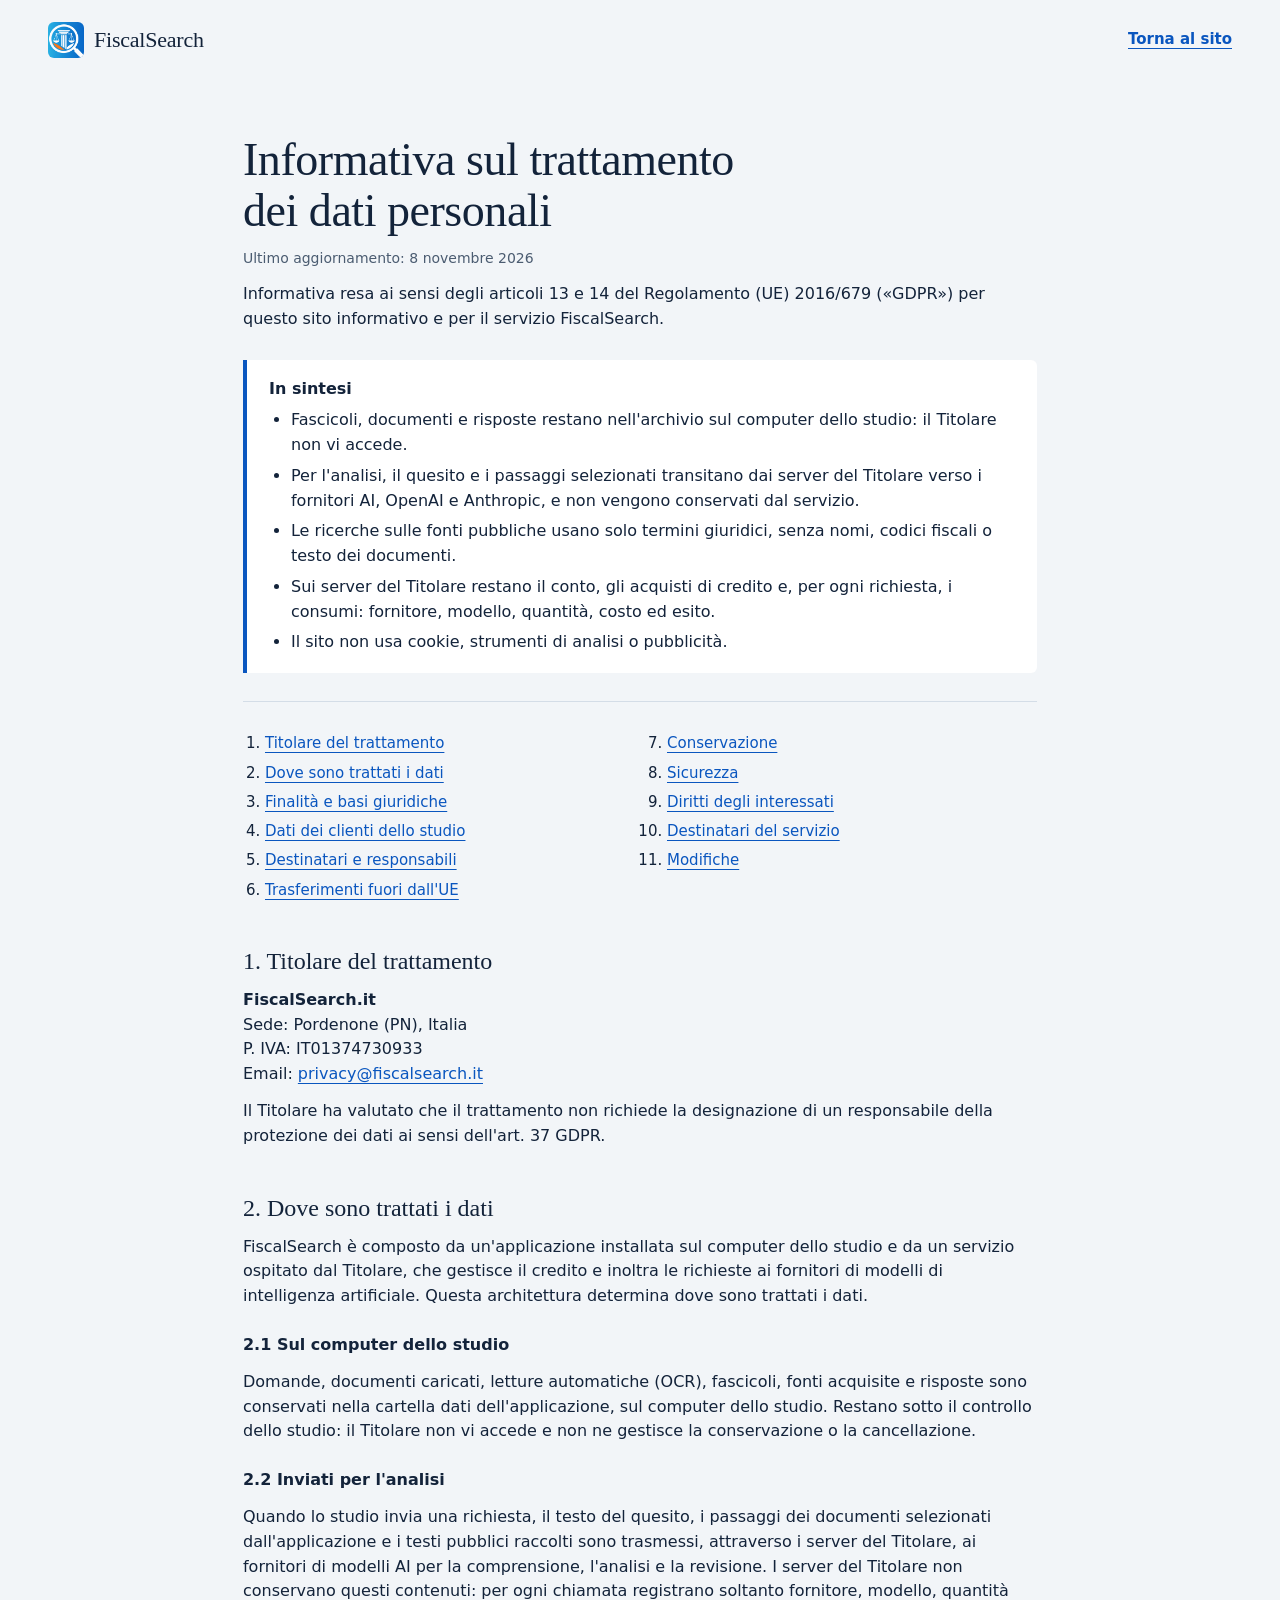
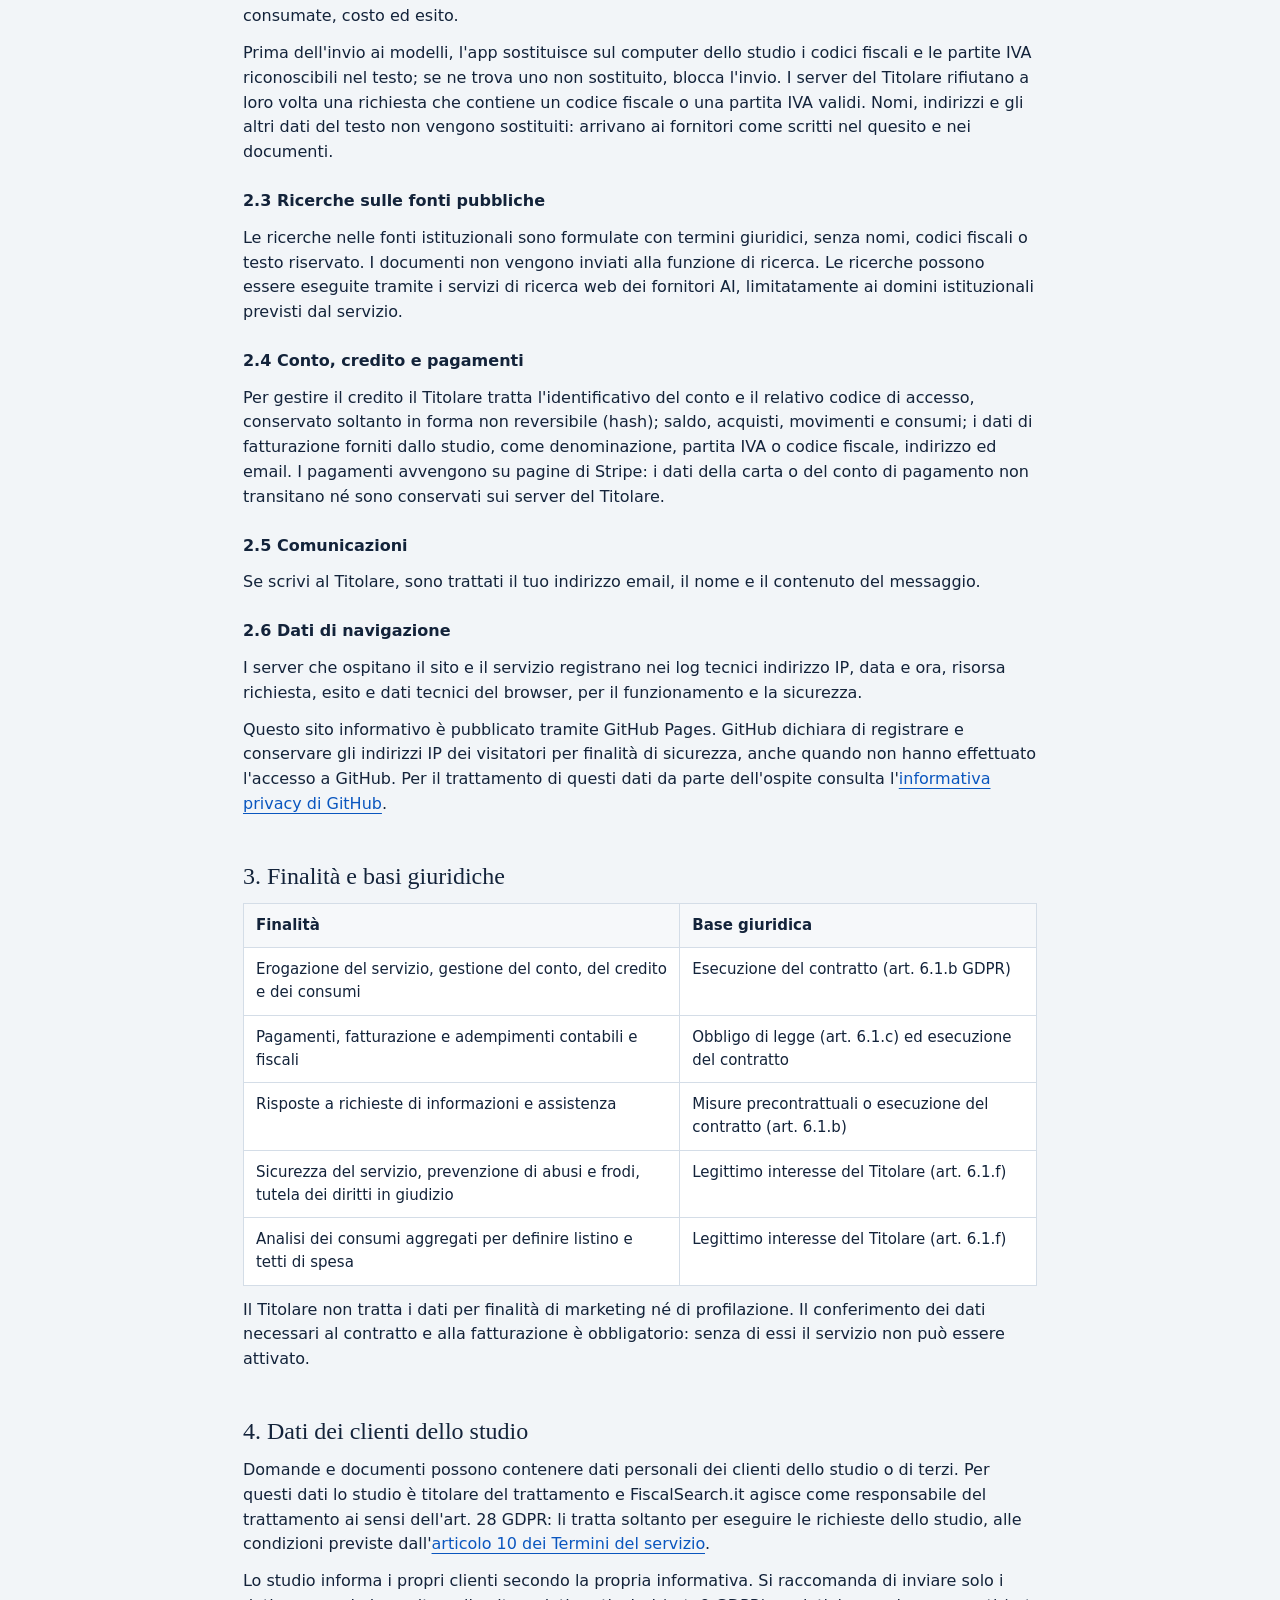
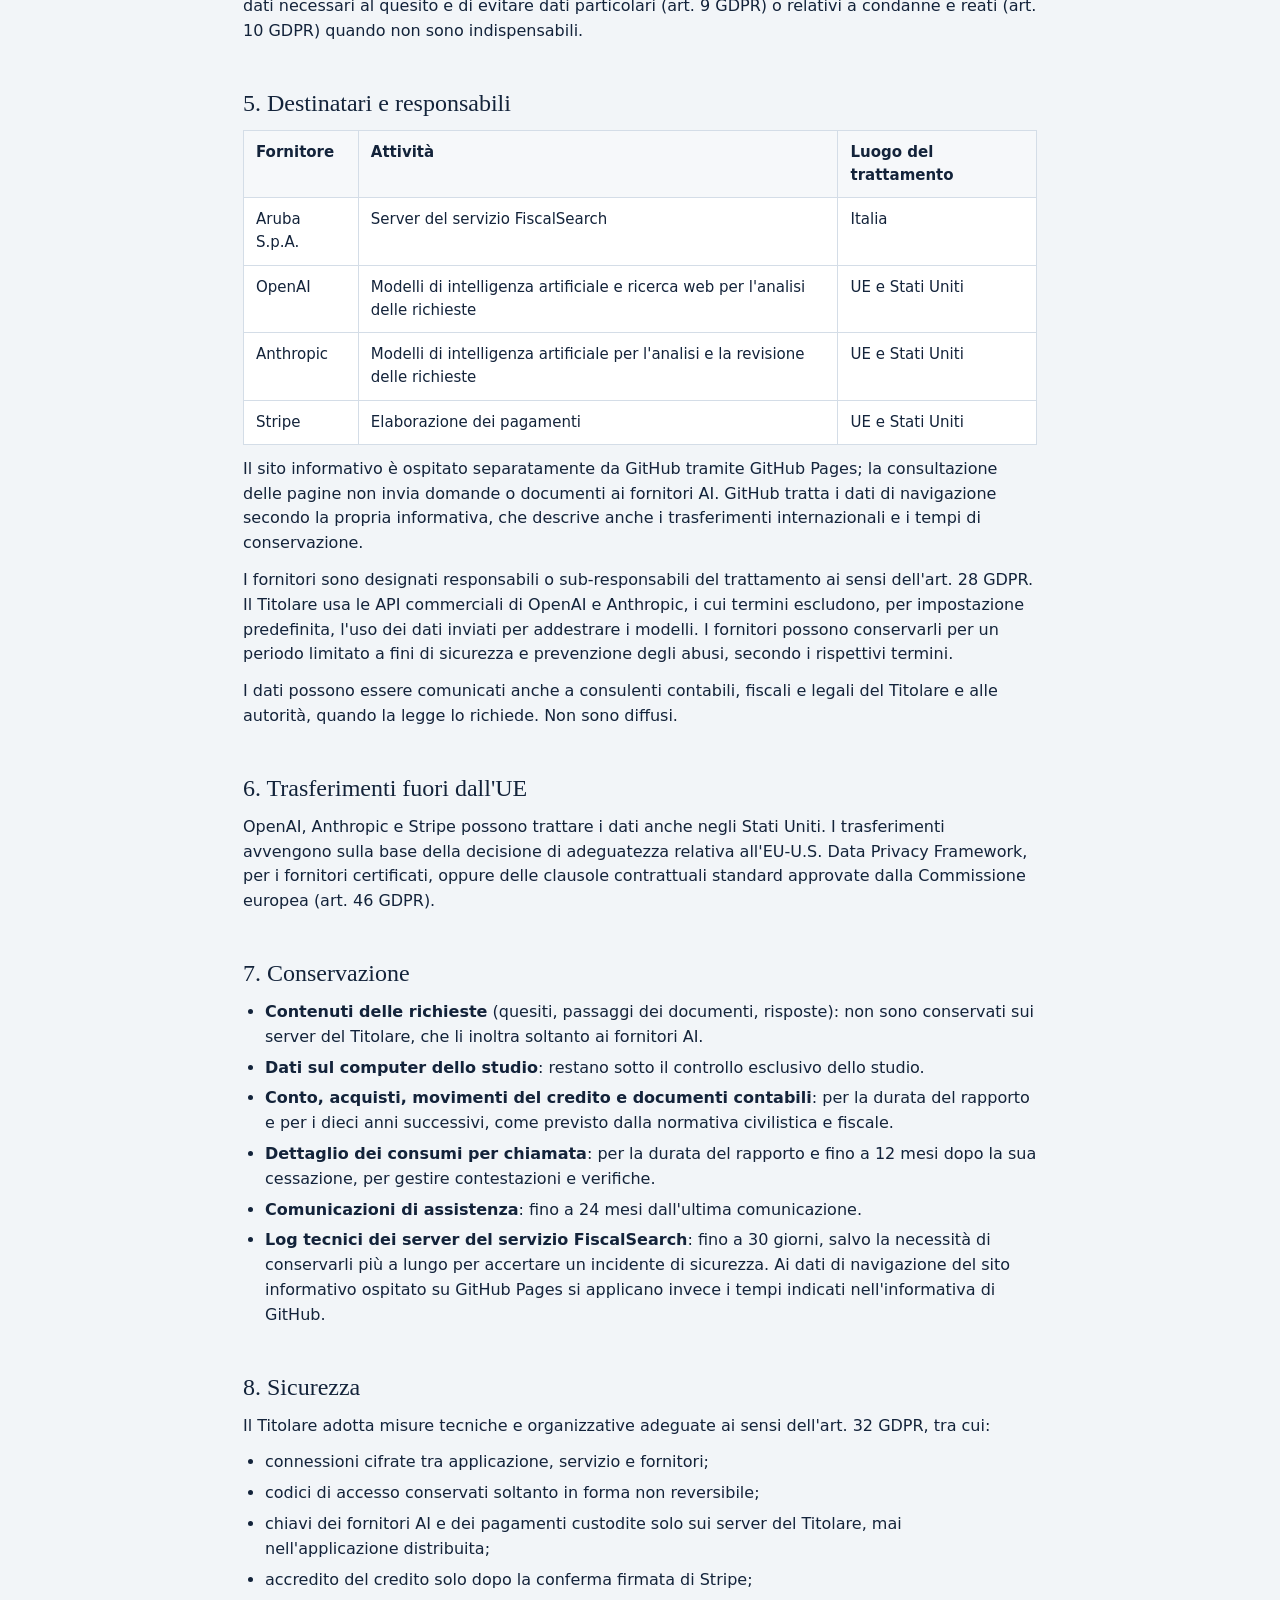
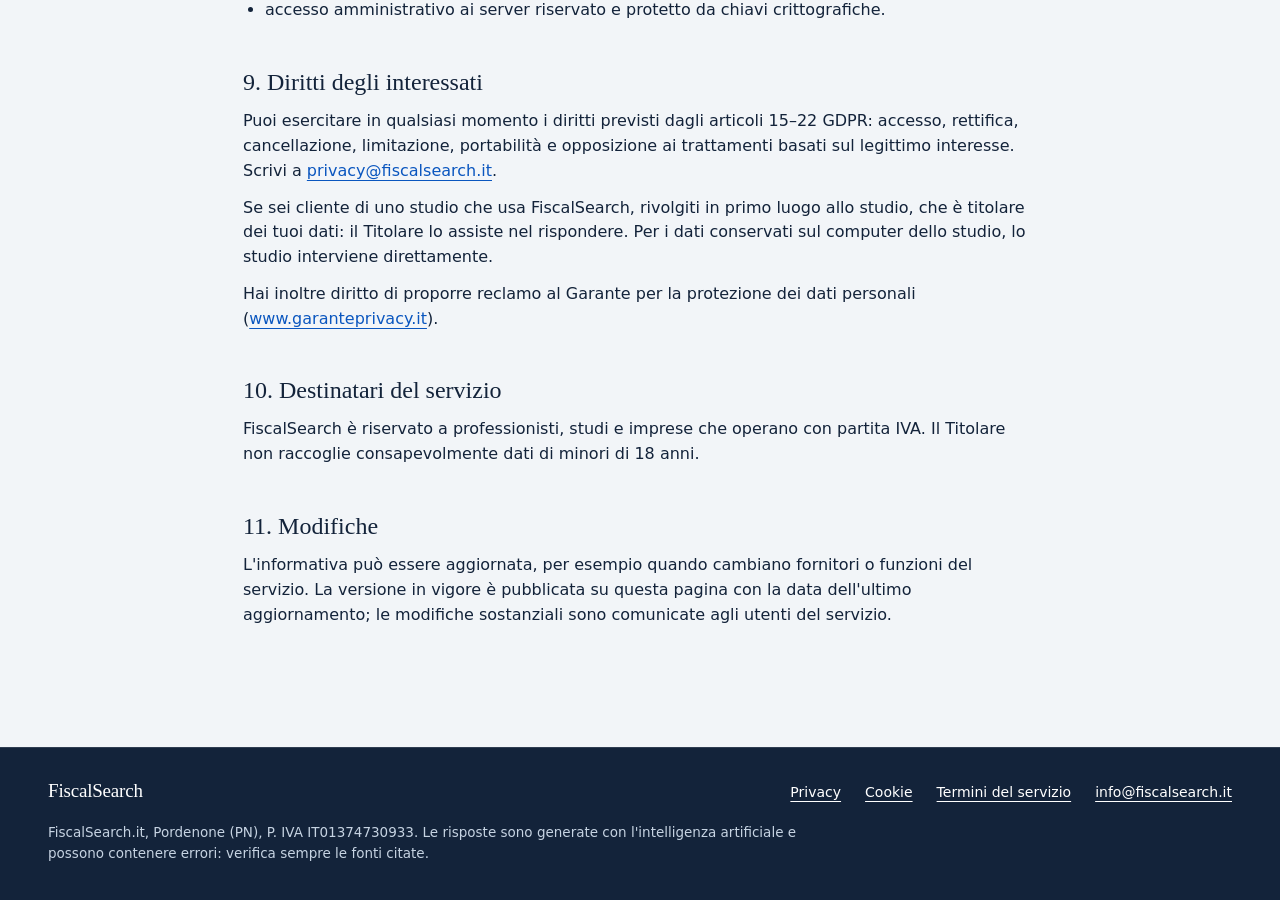
<file: privacy.html>
<!doctype html>
<html lang="it">
<head>
  <meta charset="utf-8">
  <meta name="viewport" content="width=device-width, initial-scale=1">
  <meta name="color-scheme" content="light">
  <meta name="theme-color" content="#13233a">
  <meta name="description" content="Come FiscalSearch tratta i dati personali: archivio sul computer dello studio, inoltro ai fornitori AI senza conservazione, conto e pagamenti, diritti degli interessati.">
  <title>Informativa privacy | FiscalSearch</title>
  <link rel="canonical" href="https://www.fiscalsearch.it/privacy.html">
  <link rel="icon" href="assets/fiscalsearch.ico" sizes="any">
  <link rel="icon" href="assets/fiscalsearch-mark.png" type="image/png" sizes="256x256">
  <link rel="stylesheet" href="assets/landing.css">
</head>
<body>
  <a class="skip-link" href="#contenuto">Vai al contenuto</a>

  <header class="site-header">
    <a class="brand" href="index.html" aria-label="FiscalSearch, pagina principale">
      <img src="assets/fiscalsearch-mark.png" width="36" height="36" alt="">
      <span>FiscalSearch</span>
    </a>
    <a class="header-back" href="index.html">Torna al sito</a>
  </header>

  <main id="contenuto" class="legal">
    <h1>Informativa sul trattamento dei dati personali</h1>
    <p class="legal-updated">Ultimo aggiornamento: 8 novembre 2026</p>
    <p>Informativa resa ai sensi degli articoli 13 e 14 del Regolamento (UE) 2016/679 («GDPR») per questo sito informativo e per il servizio FiscalSearch.</p>

    <section class="legal-summary" aria-labelledby="sintesi">
      <h2 id="sintesi">In sintesi</h2>
      <ul>
        <li>Fascicoli, documenti e risposte restano nell'archivio sul computer dello studio: il Titolare non vi accede.</li>
        <li>Per l'analisi, il quesito e i passaggi selezionati transitano dai server del Titolare verso i fornitori AI, OpenAI e Anthropic, e non vengono conservati dal servizio.</li>
        <li>Le ricerche sulle fonti pubbliche usano solo termini giuridici, senza nomi, codici fiscali o testo dei documenti.</li>
        <li>Sui server del Titolare restano il conto, gli acquisti di credito e, per ogni richiesta, i consumi: fornitore, modello, quantità, costo ed esito.</li>
        <li>Il sito non usa cookie, strumenti di analisi o pubblicità.</li>
      </ul>
    </section>

    <nav class="legal-toc" aria-label="Indice dell'informativa">
      <ol>
        <li><a href="#titolare">Titolare del trattamento</a></li>
        <li><a href="#funzionamento">Dove sono trattati i dati</a></li>
        <li><a href="#finalita">Finalità e basi giuridiche</a></li>
        <li><a href="#ruoli">Dati dei clienti dello studio</a></li>
        <li><a href="#destinatari">Destinatari e responsabili</a></li>
        <li><a href="#trasferimenti">Trasferimenti fuori dall'UE</a></li>
        <li><a href="#conservazione">Conservazione</a></li>
        <li><a href="#sicurezza">Sicurezza</a></li>
        <li><a href="#diritti">Diritti degli interessati</a></li>
        <li><a href="#minori">Destinatari del servizio</a></li>
        <li><a href="#modifiche">Modifiche</a></li>
      </ol>
    </nav>

    <h2 id="titolare">1. Titolare del trattamento</h2>
    <address>
      <strong>FiscalSearch.it</strong><br>
      Sede: Pordenone (PN), Italia<br>
      P. IVA: IT01374730933<br>
      Email: <a href="mailto:privacy@fiscalsearch.it">privacy@fiscalsearch.it</a>
    </address>
    <p>Il Titolare ha valutato che il trattamento non richiede la designazione di un responsabile della protezione dei dati ai sensi dell'art. 37 GDPR.</p>

    <h2 id="funzionamento">2. Dove sono trattati i dati</h2>
    <p>FiscalSearch è composto da un'applicazione installata sul computer dello studio e da un servizio ospitato dal Titolare, che gestisce il credito e inoltra le richieste ai fornitori di modelli di intelligenza artificiale. Questa architettura determina dove sono trattati i dati.</p>

    <h3>2.1 Sul computer dello studio</h3>
    <p>Domande, documenti caricati, letture automatiche (OCR), fascicoli, fonti acquisite e risposte sono conservati nella cartella dati dell'applicazione, sul computer dello studio. Restano sotto il controllo dello studio: il Titolare non vi accede e non ne gestisce la conservazione o la cancellazione.</p>

    <h3>2.2 Inviati per l'analisi</h3>
    <p>Quando lo studio invia una richiesta, il testo del quesito, i passaggi dei documenti selezionati dall'applicazione e i testi pubblici raccolti sono trasmessi, attraverso i server del Titolare, ai fornitori di modelli AI per la comprensione, l'analisi e la revisione. I server del Titolare non conservano questi contenuti: per ogni chiamata registrano soltanto fornitore, modello, quantità consumate, costo ed esito.</p>
    <p>Prima dell'invio ai modelli, l'app sostituisce sul computer dello studio i codici fiscali e le partite IVA riconoscibili nel testo; se ne trova uno non sostituito, blocca l'invio. I server del Titolare rifiutano a loro volta una richiesta che contiene un codice fiscale o una partita IVA validi. Nomi, indirizzi e gli altri dati del testo non vengono sostituiti: arrivano ai fornitori come scritti nel quesito e nei documenti.</p>

    <h3>2.3 Ricerche sulle fonti pubbliche</h3>
    <p>Le ricerche nelle fonti istituzionali sono formulate con termini giuridici, senza nomi, codici fiscali o testo riservato. I documenti non vengono inviati alla funzione di ricerca. Le ricerche possono essere eseguite tramite i servizi di ricerca web dei fornitori AI, limitatamente ai domini istituzionali previsti dal servizio.</p>

    <h3>2.4 Conto, credito e pagamenti</h3>
    <p>Per gestire il credito il Titolare tratta l'identificativo del conto e il relativo codice di accesso, conservato soltanto in forma non reversibile (hash); saldo, acquisti, movimenti e consumi; i dati di fatturazione forniti dallo studio, come denominazione, partita IVA o codice fiscale, indirizzo ed email. I pagamenti avvengono su pagine di Stripe: i dati della carta o del conto di pagamento non transitano né sono conservati sui server del Titolare.</p>

    <h3>2.5 Comunicazioni</h3>
    <p>Se scrivi al Titolare, sono trattati il tuo indirizzo email, il nome e il contenuto del messaggio.</p>

    <h3>2.6 Dati di navigazione</h3>
    <p>I server che ospitano il sito e il servizio registrano nei log tecnici indirizzo IP, data e ora, risorsa richiesta, esito e dati tecnici del browser, per il funzionamento e la sicurezza.</p>
    <p>Questo sito informativo è pubblicato tramite GitHub Pages. GitHub dichiara di registrare e conservare gli indirizzi IP dei visitatori per finalità di sicurezza, anche quando non hanno effettuato l'accesso a GitHub. Per il trattamento di questi dati da parte dell'ospite consulta l'<a href="https://docs.github.com/en/site-policy/privacy-policies/github-general-privacy-statement" target="_blank" rel="noopener noreferrer">informativa privacy di GitHub<span class="sr-only">, si apre in una nuova scheda</span></a>.</p>

    <h2 id="finalita">3. Finalità e basi giuridiche</h2>
    <div class="table-scroll">
      <table>
        <thead>
          <tr><th scope="col">Finalità</th><th scope="col">Base giuridica</th></tr>
        </thead>
        <tbody>
          <tr><td>Erogazione del servizio, gestione del conto, del credito e dei consumi</td><td>Esecuzione del contratto (art. 6.1.b GDPR)</td></tr>
          <tr><td>Pagamenti, fatturazione e adempimenti contabili e fiscali</td><td>Obbligo di legge (art. 6.1.c) ed esecuzione del contratto</td></tr>
          <tr><td>Risposte a richieste di informazioni e assistenza</td><td>Misure precontrattuali o esecuzione del contratto (art. 6.1.b)</td></tr>
          <tr><td>Sicurezza del servizio, prevenzione di abusi e frodi, tutela dei diritti in giudizio</td><td>Legittimo interesse del Titolare (art. 6.1.f)</td></tr>
          <tr><td>Analisi dei consumi aggregati per definire listino e tetti di spesa</td><td>Legittimo interesse del Titolare (art. 6.1.f)</td></tr>
        </tbody>
      </table>
    </div>
    <p>Il Titolare non tratta i dati per finalità di marketing né di profilazione. Il conferimento dei dati necessari al contratto e alla fatturazione è obbligatorio: senza di essi il servizio non può essere attivato.</p>

    <h2 id="ruoli">4. Dati dei clienti dello studio</h2>
    <p>Domande e documenti possono contenere dati personali dei clienti dello studio o di terzi. Per questi dati lo studio è titolare del trattamento e FiscalSearch.it agisce come responsabile del trattamento ai sensi dell'art. 28 GDPR: li tratta soltanto per eseguire le richieste dello studio, alle condizioni previste dall'<a href="termini.html#dati-clienti">articolo 10 dei Termini del servizio</a>.</p>
    <p>Lo studio informa i propri clienti secondo la propria informativa. Si raccomanda di inviare solo i dati necessari al quesito e di evitare dati particolari (art. 9 GDPR) o relativi a condanne e reati (art. 10 GDPR) quando non sono indispensabili.</p>

    <h2 id="destinatari">5. Destinatari e responsabili</h2>
    <div class="table-scroll">
      <table>
        <thead>
          <tr><th scope="col">Fornitore</th><th scope="col">Attività</th><th scope="col">Luogo del trattamento</th></tr>
        </thead>
        <tbody>
          <tr><td>Aruba S.p.A.</td><td>Server del servizio FiscalSearch</td><td>Italia</td></tr>
          <tr><td>OpenAI</td><td>Modelli di intelligenza artificiale e ricerca web per l'analisi delle richieste</td><td>UE e Stati Uniti</td></tr>
          <tr><td>Anthropic</td><td>Modelli di intelligenza artificiale per l'analisi e la revisione delle richieste</td><td>UE e Stati Uniti</td></tr>
          <tr><td>Stripe</td><td>Elaborazione dei pagamenti</td><td>UE e Stati Uniti</td></tr>
        </tbody>
      </table>
    </div>
    <p>Il sito informativo è ospitato separatamente da GitHub tramite GitHub Pages; la consultazione delle pagine non invia domande o documenti ai fornitori AI. GitHub tratta i dati di navigazione secondo la propria informativa, che descrive anche i trasferimenti internazionali e i tempi di conservazione.</p>
    <p>I fornitori sono designati responsabili o sub-responsabili del trattamento ai sensi dell'art. 28 GDPR. Il Titolare usa le API commerciali di OpenAI e Anthropic, i cui termini escludono, per impostazione predefinita, l'uso dei dati inviati per addestrare i modelli. I fornitori possono conservarli per un periodo limitato a fini di sicurezza e prevenzione degli abusi, secondo i rispettivi termini.</p>
    <p>I dati possono essere comunicati anche a consulenti contabili, fiscali e legali del Titolare e alle autorità, quando la legge lo richiede. Non sono diffusi.</p>

    <h2 id="trasferimenti">6. Trasferimenti fuori dall'UE</h2>
    <p>OpenAI, Anthropic e Stripe possono trattare i dati anche negli Stati Uniti. I trasferimenti avvengono sulla base della decisione di adeguatezza relativa all'EU-U.S. Data Privacy Framework, per i fornitori certificati, oppure delle clausole contrattuali standard approvate dalla Commissione europea (art. 46 GDPR).</p>

    <h2 id="conservazione">7. Conservazione</h2>
    <ul>
      <li><strong>Contenuti delle richieste</strong> (quesiti, passaggi dei documenti, risposte): non sono conservati sui server del Titolare, che li inoltra soltanto ai fornitori AI.</li>
      <li><strong>Dati sul computer dello studio</strong>: restano sotto il controllo esclusivo dello studio.</li>
      <li><strong>Conto, acquisti, movimenti del credito e documenti contabili</strong>: per la durata del rapporto e per i dieci anni successivi, come previsto dalla normativa civilistica e fiscale.</li>
      <li><strong>Dettaglio dei consumi per chiamata</strong>: per la durata del rapporto e fino a 12 mesi dopo la sua cessazione, per gestire contestazioni e verifiche.</li>
      <li><strong>Comunicazioni di assistenza</strong>: fino a 24 mesi dall'ultima comunicazione.</li>
      <li><strong>Log tecnici dei server del servizio FiscalSearch</strong>: fino a 30 giorni, salvo la necessità di conservarli più a lungo per accertare un incidente di sicurezza. Ai dati di navigazione del sito informativo ospitato su GitHub Pages si applicano invece i tempi indicati nell'informativa di GitHub.</li>
    </ul>

    <h2 id="sicurezza">8. Sicurezza</h2>
    <p>Il Titolare adotta misure tecniche e organizzative adeguate ai sensi dell'art. 32 GDPR, tra cui:</p>
    <ul>
      <li>connessioni cifrate tra applicazione, servizio e fornitori;</li>
      <li>codici di accesso conservati soltanto in forma non reversibile;</li>
      <li>chiavi dei fornitori AI e dei pagamenti custodite solo sui server del Titolare, mai nell'applicazione distribuita;</li>
      <li>accredito del credito solo dopo la conferma firmata di Stripe;</li>
      <li>accesso amministrativo ai server riservato e protetto da chiavi crittografiche.</li>
    </ul>

    <h2 id="diritti">9. Diritti degli interessati</h2>
    <p>Puoi esercitare in qualsiasi momento i diritti previsti dagli articoli 15–22 GDPR: accesso, rettifica, cancellazione, limitazione, portabilità e opposizione ai trattamenti basati sul legittimo interesse. Scrivi a <a href="mailto:privacy@fiscalsearch.it">privacy@fiscalsearch.it</a>.</p>
    <p>Se sei cliente di uno studio che usa FiscalSearch, rivolgiti in primo luogo allo studio, che è titolare dei tuoi dati: il Titolare lo assiste nel rispondere. Per i dati conservati sul computer dello studio, lo studio interviene direttamente.</p>
    <p>Hai inoltre diritto di proporre reclamo al Garante per la protezione dei dati personali (<a href="https://www.garanteprivacy.it/" target="_blank" rel="noopener noreferrer">www.garanteprivacy.it<span class="sr-only">, si apre in una nuova scheda</span></a>).</p>

    <h2 id="minori">10. Destinatari del servizio</h2>
    <p>FiscalSearch è riservato a professionisti, studi e imprese che operano con partita IVA. Il Titolare non raccoglie consapevolmente dati di minori di 18 anni.</p>

    <h2 id="modifiche">11. Modifiche</h2>
    <p>L'informativa può essere aggiornata, per esempio quando cambiano fornitori o funzioni del servizio. La versione in vigore è pubblicata su questa pagina con la data dell'ultimo aggiornamento; le modifiche sostanziali sono comunicate agli utenti del servizio.</p>
  </main>

  <footer class="site-footer">
    <div class="footer-main">
      <a class="footer-brand" href="index.html">FiscalSearch</a>
      <nav aria-label="Informazioni legali e contatti">
        <a href="privacy.html" aria-current="page">Privacy</a>
        <a href="cookie.html">Cookie</a>
        <a href="termini.html">Termini del servizio</a>
        <a href="mailto:info@fiscalsearch.it">info@fiscalsearch.it</a>
      </nav>
    </div>
    <p class="footer-note">FiscalSearch.it, Pordenone (PN), P. IVA IT01374730933. Le risposte sono generate con l'intelligenza artificiale e possono contenere errori: verifica sempre le fonti citate.</p>
  </footer>
</body>
</html>
</file>
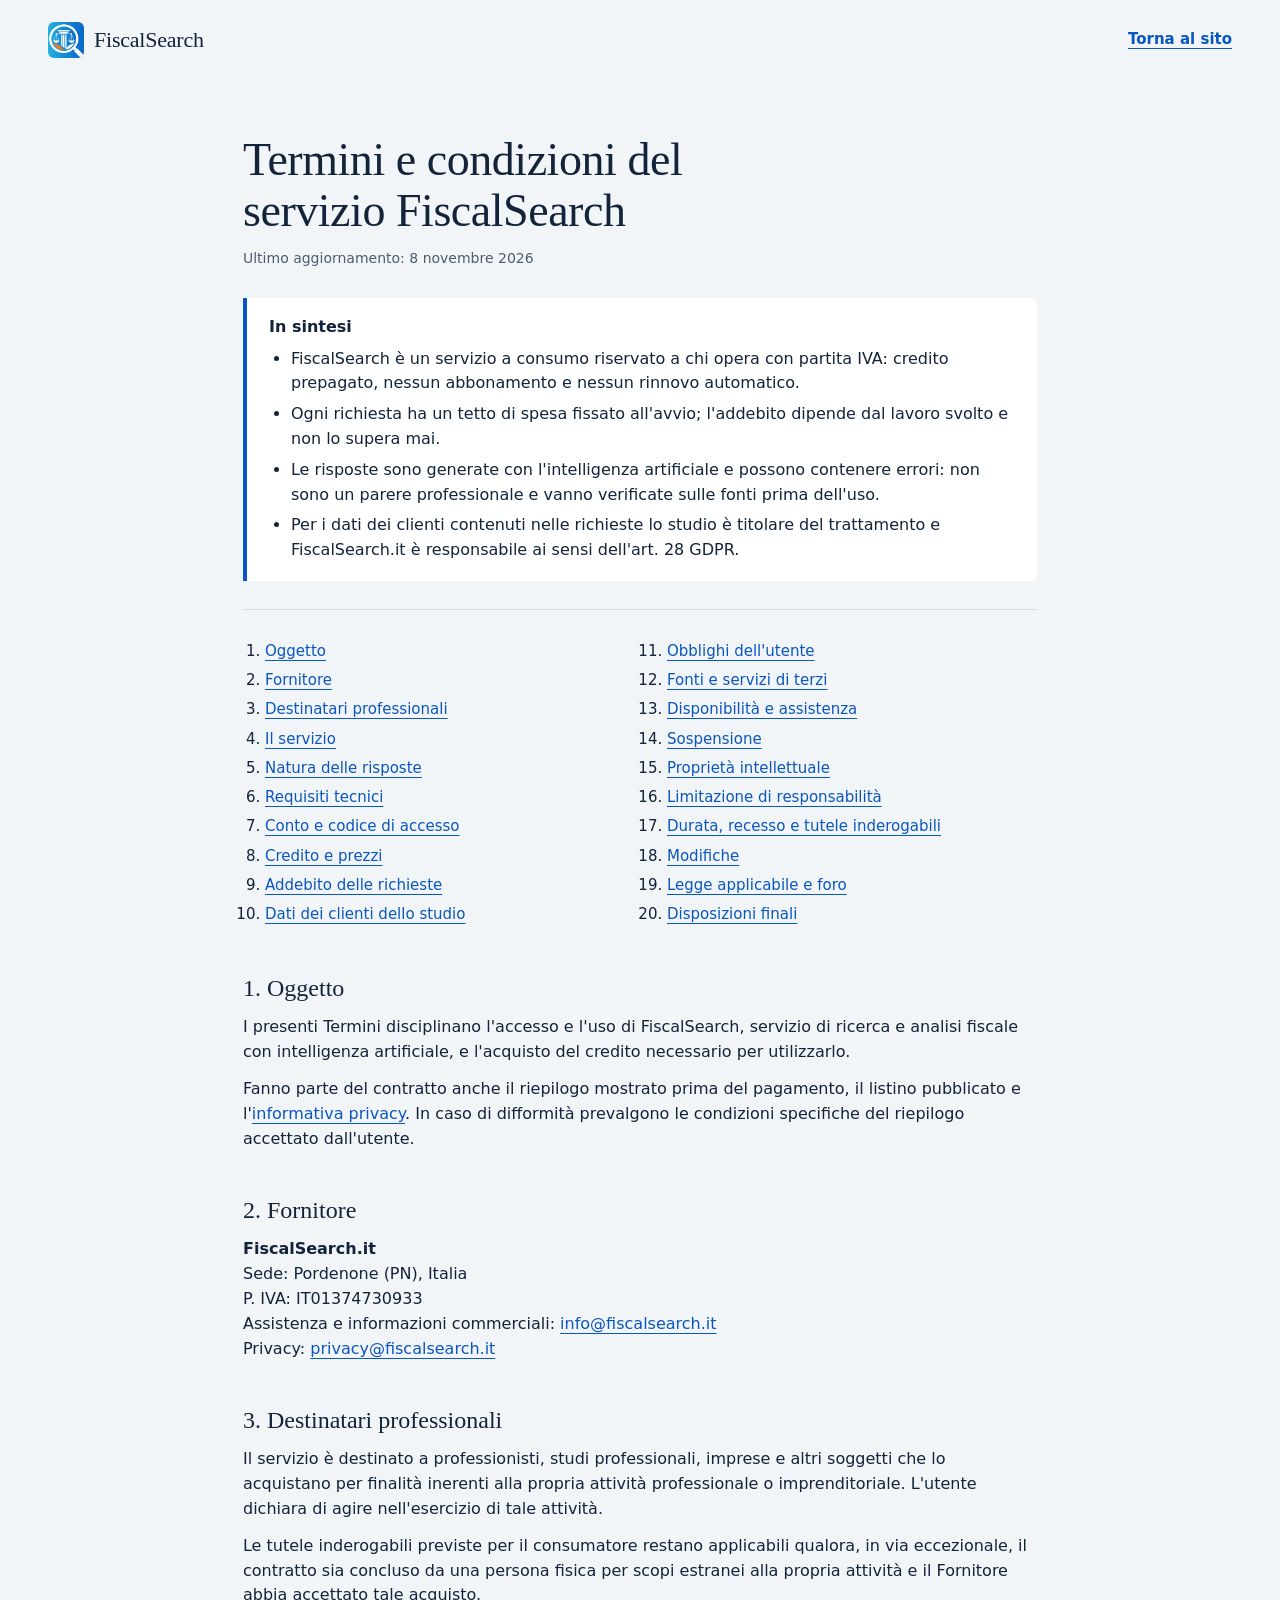
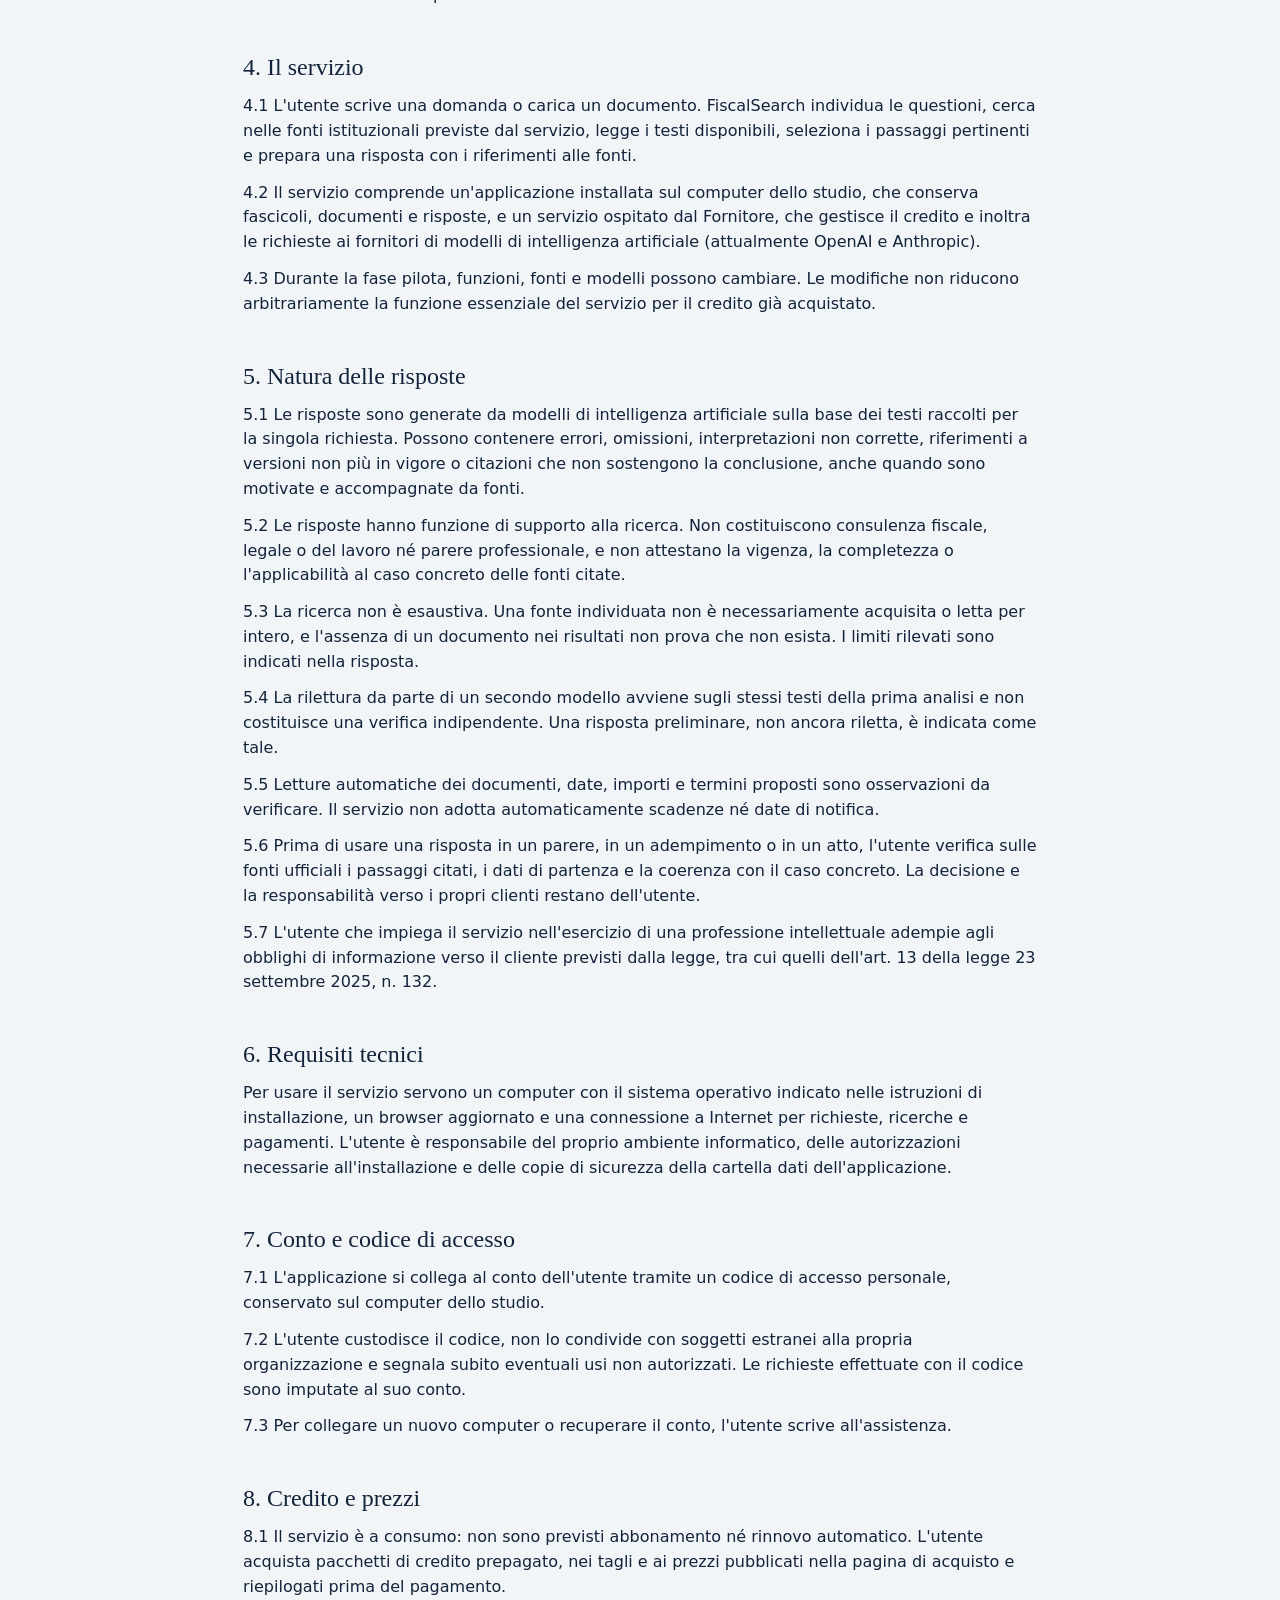
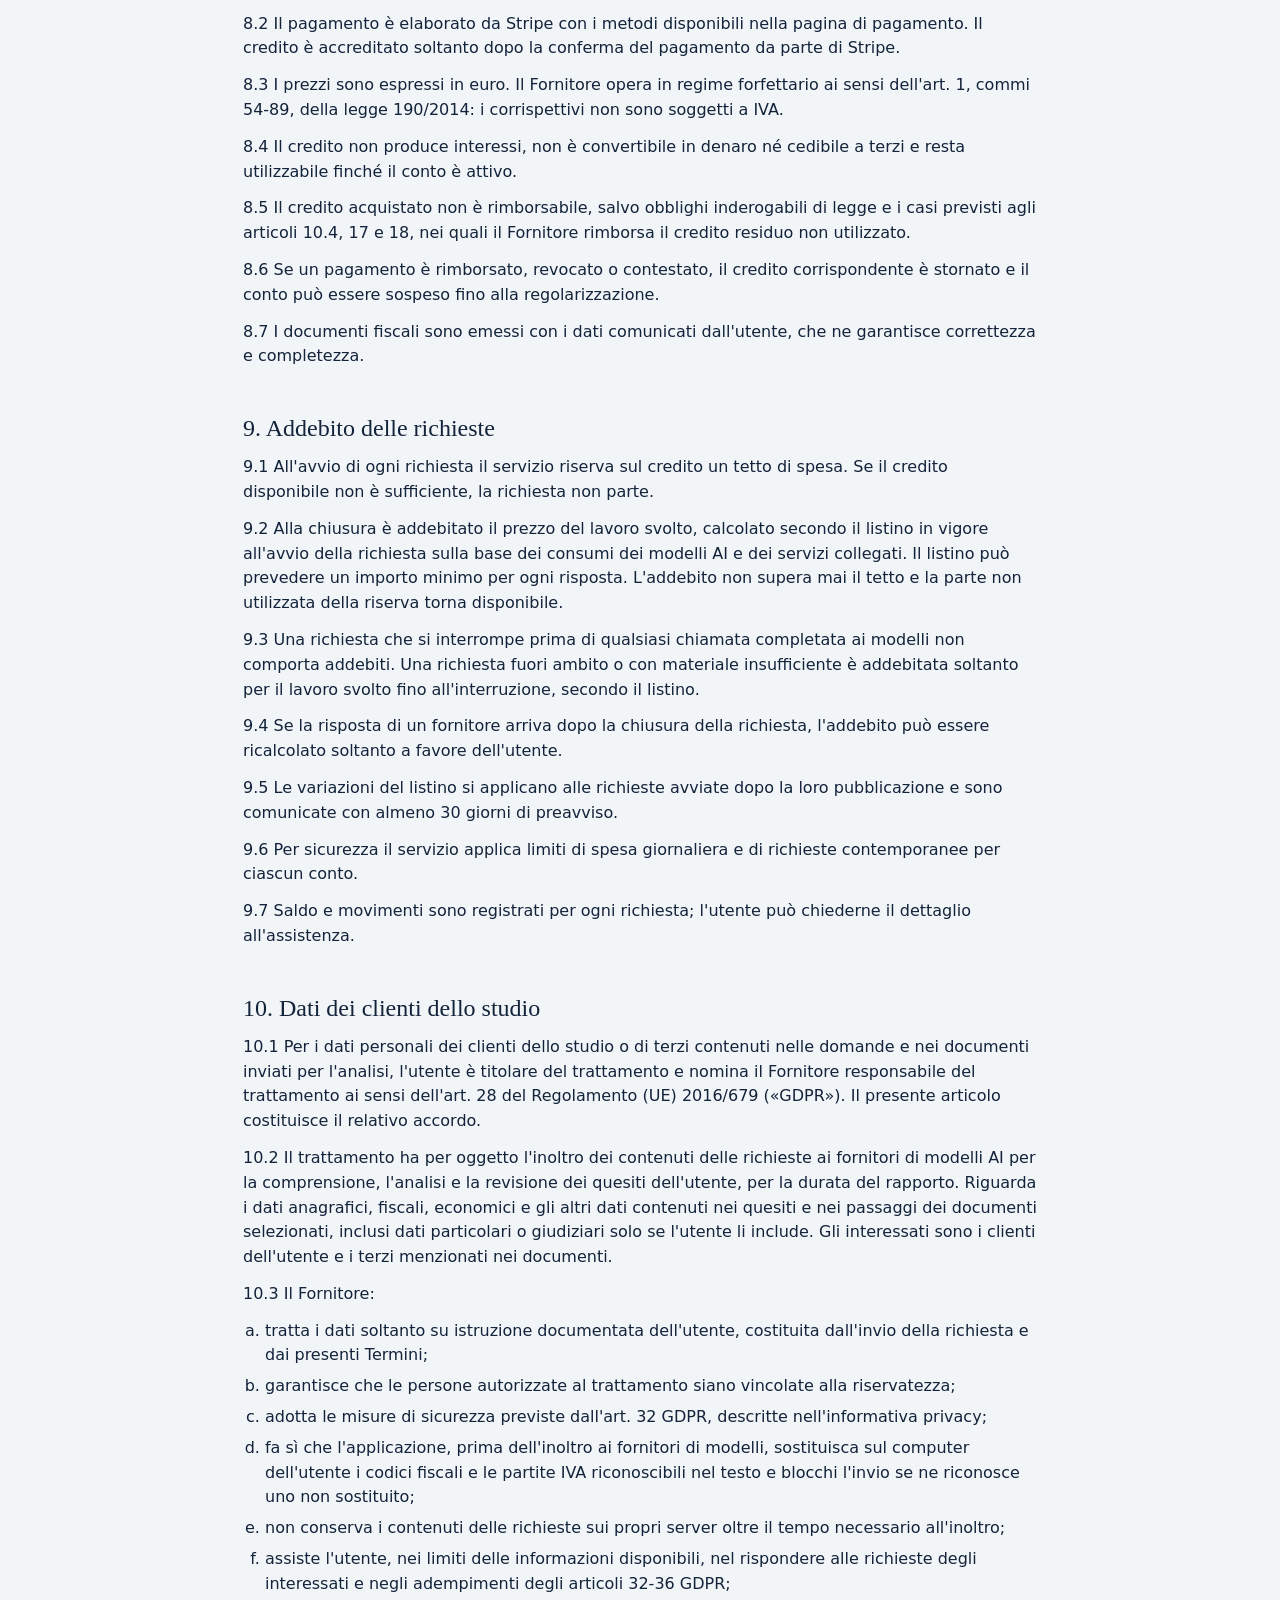
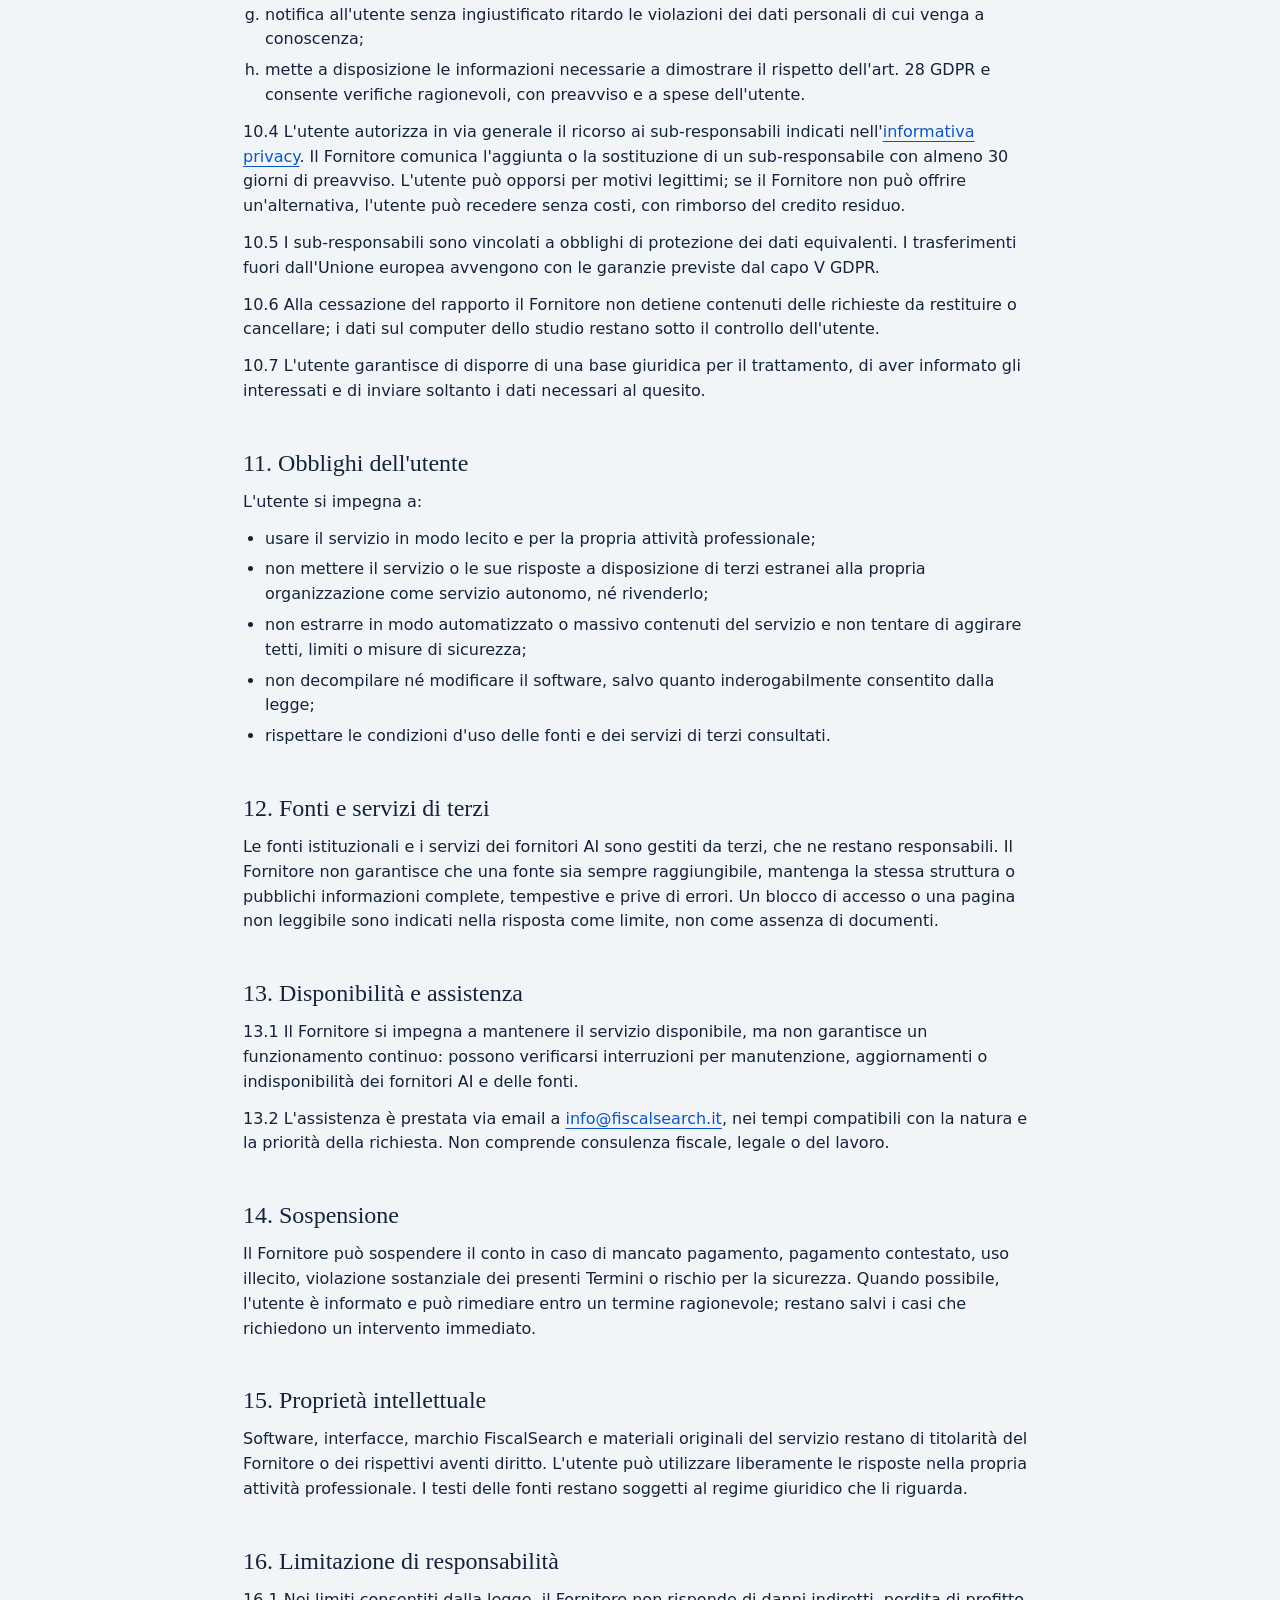
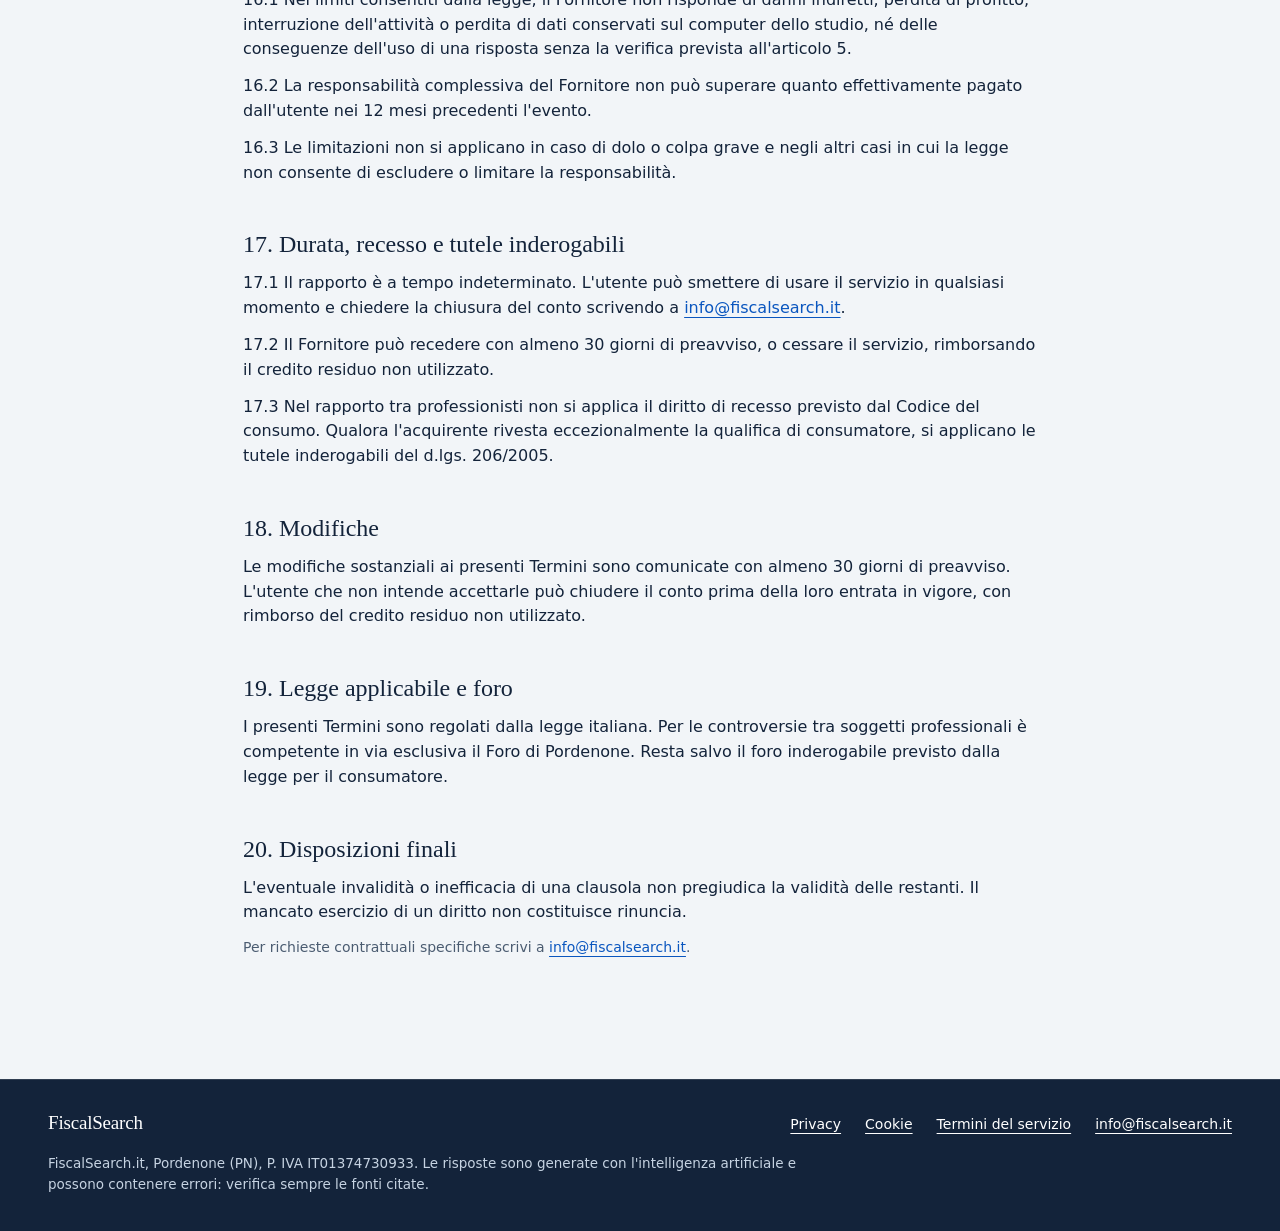
<file: termini.html>
<!doctype html>
<html lang="it">
<head>
  <meta charset="utf-8">
  <meta name="viewport" content="width=device-width, initial-scale=1">
  <meta name="color-scheme" content="light">
  <meta name="theme-color" content="#13233a">
  <meta name="description" content="Termini e condizioni di FiscalSearch: servizio a consumo per professionisti, credito prepagato, natura delle risposte generate con l'intelligenza artificiale e trattamento dei dati dei clienti dello studio.">
  <title>Termini del servizio | FiscalSearch</title>
  <link rel="canonical" href="https://www.fiscalsearch.it/termini.html">
  <link rel="icon" href="assets/fiscalsearch.ico" sizes="any">
  <link rel="icon" href="assets/fiscalsearch-mark.png" type="image/png" sizes="256x256">
  <link rel="stylesheet" href="assets/landing.css">
</head>
<body>
  <a class="skip-link" href="#contenuto">Vai al contenuto</a>

  <header class="site-header">
    <a class="brand" href="index.html" aria-label="FiscalSearch, pagina principale">
      <img src="assets/fiscalsearch-mark.png" width="36" height="36" alt="">
      <span>FiscalSearch</span>
    </a>
    <a class="header-back" href="index.html">Torna al sito</a>
  </header>

  <main id="contenuto" class="legal">
    <h1>Termini e condizioni del servizio FiscalSearch</h1>
    <p class="legal-updated">Ultimo aggiornamento: 8 novembre 2026</p>

    <section class="legal-summary" aria-labelledby="sintesi">
      <h2 id="sintesi">In sintesi</h2>
      <ul>
        <li>FiscalSearch è un servizio a consumo riservato a chi opera con partita IVA: credito prepagato, nessun abbonamento e nessun rinnovo automatico.</li>
        <li>Ogni richiesta ha un tetto di spesa fissato all'avvio; l'addebito dipende dal lavoro svolto e non lo supera mai.</li>
        <li>Le risposte sono generate con l'intelligenza artificiale e possono contenere errori: non sono un parere professionale e vanno verificate sulle fonti prima dell'uso.</li>
        <li>Per i dati dei clienti contenuti nelle richieste lo studio è titolare del trattamento e FiscalSearch.it è responsabile ai sensi dell'art. 28 GDPR.</li>
      </ul>
    </section>

    <nav class="legal-toc" aria-label="Indice dei termini">
      <ol>
        <li><a href="#oggetto">Oggetto</a></li>
        <li><a href="#fornitore">Fornitore</a></li>
        <li><a href="#destinatari">Destinatari professionali</a></li>
        <li><a href="#servizio">Il servizio</a></li>
        <li><a href="#risposte">Natura delle risposte</a></li>
        <li><a href="#requisiti">Requisiti tecnici</a></li>
        <li><a href="#conto">Conto e codice di accesso</a></li>
        <li><a href="#credito">Credito e prezzi</a></li>
        <li><a href="#addebiti">Addebito delle richieste</a></li>
        <li><a href="#dati-clienti">Dati dei clienti dello studio</a></li>
        <li><a href="#obblighi">Obblighi dell'utente</a></li>
        <li><a href="#terzi">Fonti e servizi di terzi</a></li>
        <li><a href="#assistenza">Disponibilità e assistenza</a></li>
        <li><a href="#sospensione">Sospensione</a></li>
        <li><a href="#proprieta">Proprietà intellettuale</a></li>
        <li><a href="#responsabilita">Limitazione di responsabilità</a></li>
        <li><a href="#recesso">Durata, recesso e tutele inderogabili</a></li>
        <li><a href="#modifiche">Modifiche</a></li>
        <li><a href="#foro">Legge applicabile e foro</a></li>
        <li><a href="#finali">Disposizioni finali</a></li>
      </ol>
    </nav>

    <h2 id="oggetto">1. Oggetto</h2>
    <p>I presenti Termini disciplinano l'accesso e l'uso di FiscalSearch, servizio di ricerca e analisi fiscale con intelligenza artificiale, e l'acquisto del credito necessario per utilizzarlo.</p>
    <p>Fanno parte del contratto anche il riepilogo mostrato prima del pagamento, il listino pubblicato e l'<a href="privacy.html">informativa privacy</a>. In caso di difformità prevalgono le condizioni specifiche del riepilogo accettato dall'utente.</p>

    <h2 id="fornitore">2. Fornitore</h2>
    <address>
      <strong>FiscalSearch.it</strong><br>
      Sede: Pordenone (PN), Italia<br>
      P. IVA: IT01374730933<br>
      Assistenza e informazioni commerciali: <a href="mailto:info@fiscalsearch.it">info@fiscalsearch.it</a><br>
      Privacy: <a href="mailto:privacy@fiscalsearch.it">privacy@fiscalsearch.it</a>
    </address>

    <h2 id="destinatari">3. Destinatari professionali</h2>
    <p>Il servizio è destinato a professionisti, studi professionali, imprese e altri soggetti che lo acquistano per finalità inerenti alla propria attività professionale o imprenditoriale. L'utente dichiara di agire nell'esercizio di tale attività.</p>
    <p>Le tutele inderogabili previste per il consumatore restano applicabili qualora, in via eccezionale, il contratto sia concluso da una persona fisica per scopi estranei alla propria attività e il Fornitore abbia accettato tale acquisto.</p>

    <h2 id="servizio">4. Il servizio</h2>
    <p>4.1 L'utente scrive una domanda o carica un documento. FiscalSearch individua le questioni, cerca nelle fonti istituzionali previste dal servizio, legge i testi disponibili, seleziona i passaggi pertinenti e prepara una risposta con i riferimenti alle fonti.</p>
    <p>4.2 Il servizio comprende un'applicazione installata sul computer dello studio, che conserva fascicoli, documenti e risposte, e un servizio ospitato dal Fornitore, che gestisce il credito e inoltra le richieste ai fornitori di modelli di intelligenza artificiale (attualmente OpenAI e Anthropic).</p>
    <p>4.3 Durante la fase pilota, funzioni, fonti e modelli possono cambiare. Le modifiche non riducono arbitrariamente la funzione essenziale del servizio per il credito già acquistato.</p>

    <h2 id="risposte">5. Natura delle risposte</h2>
    <p>5.1 Le risposte sono generate da modelli di intelligenza artificiale sulla base dei testi raccolti per la singola richiesta. Possono contenere errori, omissioni, interpretazioni non corrette, riferimenti a versioni non più in vigore o citazioni che non sostengono la conclusione, anche quando sono motivate e accompagnate da fonti.</p>
    <p>5.2 Le risposte hanno funzione di supporto alla ricerca. Non costituiscono consulenza fiscale, legale o del lavoro né parere professionale, e non attestano la vigenza, la completezza o l'applicabilità al caso concreto delle fonti citate.</p>
    <p>5.3 La ricerca non è esaustiva. Una fonte individuata non è necessariamente acquisita o letta per intero, e l'assenza di un documento nei risultati non prova che non esista. I limiti rilevati sono indicati nella risposta.</p>
    <p>5.4 La rilettura da parte di un secondo modello avviene sugli stessi testi della prima analisi e non costituisce una verifica indipendente. Una risposta preliminare, non ancora riletta, è indicata come tale.</p>
    <p>5.5 Letture automatiche dei documenti, date, importi e termini proposti sono osservazioni da verificare. Il servizio non adotta automaticamente scadenze né date di notifica.</p>
    <p>5.6 Prima di usare una risposta in un parere, in un adempimento o in un atto, l'utente verifica sulle fonti ufficiali i passaggi citati, i dati di partenza e la coerenza con il caso concreto. La decisione e la responsabilità verso i propri clienti restano dell'utente.</p>
    <p>5.7 L'utente che impiega il servizio nell'esercizio di una professione intellettuale adempie agli obblighi di informazione verso il cliente previsti dalla legge, tra cui quelli dell'art. 13 della legge 23 settembre 2025, n. 132.</p>

    <h2 id="requisiti">6. Requisiti tecnici</h2>
    <p>Per usare il servizio servono un computer con il sistema operativo indicato nelle istruzioni di installazione, un browser aggiornato e una connessione a Internet per richieste, ricerche e pagamenti. L'utente è responsabile del proprio ambiente informatico, delle autorizzazioni necessarie all'installazione e delle copie di sicurezza della cartella dati dell'applicazione.</p>

    <h2 id="conto">7. Conto e codice di accesso</h2>
    <p>7.1 L'applicazione si collega al conto dell'utente tramite un codice di accesso personale, conservato sul computer dello studio.</p>
    <p>7.2 L'utente custodisce il codice, non lo condivide con soggetti estranei alla propria organizzazione e segnala subito eventuali usi non autorizzati. Le richieste effettuate con il codice sono imputate al suo conto.</p>
    <p>7.3 Per collegare un nuovo computer o recuperare il conto, l'utente scrive all'assistenza.</p>

    <h2 id="credito">8. Credito e prezzi</h2>
    <p>8.1 Il servizio è a consumo: non sono previsti abbonamento né rinnovo automatico. L'utente acquista pacchetti di credito prepagato, nei tagli e ai prezzi pubblicati nella pagina di acquisto e riepilogati prima del pagamento.</p>
    <p>8.2 Il pagamento è elaborato da Stripe con i metodi disponibili nella pagina di pagamento. Il credito è accreditato soltanto dopo la conferma del pagamento da parte di Stripe.</p>
    <p>8.3 I prezzi sono espressi in euro. Il Fornitore opera in regime forfettario ai sensi dell'art. 1, commi 54-89, della legge 190/2014: i corrispettivi non sono soggetti a IVA.</p>
    <p>8.4 Il credito non produce interessi, non è convertibile in denaro né cedibile a terzi e resta utilizzabile finché il conto è attivo.</p>
    <p>8.5 Il credito acquistato non è rimborsabile, salvo obblighi inderogabili di legge e i casi previsti agli articoli 10.4, 17 e 18, nei quali il Fornitore rimborsa il credito residuo non utilizzato.</p>
    <p>8.6 Se un pagamento è rimborsato, revocato o contestato, il credito corrispondente è stornato e il conto può essere sospeso fino alla regolarizzazione.</p>
    <p>8.7 I documenti fiscali sono emessi con i dati comunicati dall'utente, che ne garantisce correttezza e completezza.</p>

    <h2 id="addebiti">9. Addebito delle richieste</h2>
    <p>9.1 All'avvio di ogni richiesta il servizio riserva sul credito un tetto di spesa. Se il credito disponibile non è sufficiente, la richiesta non parte.</p>
    <p>9.2 Alla chiusura è addebitato il prezzo del lavoro svolto, calcolato secondo il listino in vigore all'avvio della richiesta sulla base dei consumi dei modelli AI e dei servizi collegati. Il listino può prevedere un importo minimo per ogni risposta. L'addebito non supera mai il tetto e la parte non utilizzata della riserva torna disponibile.</p>
    <p>9.3 Una richiesta che si interrompe prima di qualsiasi chiamata completata ai modelli non comporta addebiti. Una richiesta fuori ambito o con materiale insufficiente è addebitata soltanto per il lavoro svolto fino all'interruzione, secondo il listino.</p>
    <p>9.4 Se la risposta di un fornitore arriva dopo la chiusura della richiesta, l'addebito può essere ricalcolato soltanto a favore dell'utente.</p>
    <p>9.5 Le variazioni del listino si applicano alle richieste avviate dopo la loro pubblicazione e sono comunicate con almeno 30 giorni di preavviso.</p>
    <p>9.6 Per sicurezza il servizio applica limiti di spesa giornaliera e di richieste contemporanee per ciascun conto.</p>
    <p>9.7 Saldo e movimenti sono registrati per ogni richiesta; l'utente può chiederne il dettaglio all'assistenza.</p>

    <h2 id="dati-clienti">10. Dati dei clienti dello studio</h2>
    <p>10.1 Per i dati personali dei clienti dello studio o di terzi contenuti nelle domande e nei documenti inviati per l'analisi, l'utente è titolare del trattamento e nomina il Fornitore responsabile del trattamento ai sensi dell'art. 28 del Regolamento (UE) 2016/679 («GDPR»). Il presente articolo costituisce il relativo accordo.</p>
    <p>10.2 Il trattamento ha per oggetto l'inoltro dei contenuti delle richieste ai fornitori di modelli AI per la comprensione, l'analisi e la revisione dei quesiti dell'utente, per la durata del rapporto. Riguarda i dati anagrafici, fiscali, economici e gli altri dati contenuti nei quesiti e nei passaggi dei documenti selezionati, inclusi dati particolari o giudiziari solo se l'utente li include. Gli interessati sono i clienti dell'utente e i terzi menzionati nei documenti.</p>
    <p>10.3 Il Fornitore:</p>
    <ol type="a">
      <li>tratta i dati soltanto su istruzione documentata dell'utente, costituita dall'invio della richiesta e dai presenti Termini;</li>
      <li>garantisce che le persone autorizzate al trattamento siano vincolate alla riservatezza;</li>
      <li>adotta le misure di sicurezza previste dall'art. 32 GDPR, descritte nell'informativa privacy;</li>
      <li>fa sì che l'applicazione, prima dell'inoltro ai fornitori di modelli, sostituisca sul computer dell'utente i codici fiscali e le partite IVA riconoscibili nel testo e blocchi l'invio se ne riconosce uno non sostituito;</li>
      <li>non conserva i contenuti delle richieste sui propri server oltre il tempo necessario all'inoltro;</li>
      <li>assiste l'utente, nei limiti delle informazioni disponibili, nel rispondere alle richieste degli interessati e negli adempimenti degli articoli 32-36 GDPR;</li>
      <li>notifica all'utente senza ingiustificato ritardo le violazioni dei dati personali di cui venga a conoscenza;</li>
      <li>mette a disposizione le informazioni necessarie a dimostrare il rispetto dell'art. 28 GDPR e consente verifiche ragionevoli, con preavviso e a spese dell'utente.</li>
    </ol>
    <p>10.4 L'utente autorizza in via generale il ricorso ai sub-responsabili indicati nell'<a href="privacy.html#destinatari">informativa privacy</a>. Il Fornitore comunica l'aggiunta o la sostituzione di un sub-responsabile con almeno 30 giorni di preavviso. L'utente può opporsi per motivi legittimi; se il Fornitore non può offrire un'alternativa, l'utente può recedere senza costi, con rimborso del credito residuo.</p>
    <p>10.5 I sub-responsabili sono vincolati a obblighi di protezione dei dati equivalenti. I trasferimenti fuori dall'Unione europea avvengono con le garanzie previste dal capo V GDPR.</p>
    <p>10.6 Alla cessazione del rapporto il Fornitore non detiene contenuti delle richieste da restituire o cancellare; i dati sul computer dello studio restano sotto il controllo dell'utente.</p>
    <p>10.7 L'utente garantisce di disporre di una base giuridica per il trattamento, di aver informato gli interessati e di inviare soltanto i dati necessari al quesito.</p>

    <h2 id="obblighi">11. Obblighi dell'utente</h2>
    <p>L'utente si impegna a:</p>
    <ul>
      <li>usare il servizio in modo lecito e per la propria attività professionale;</li>
      <li>non mettere il servizio o le sue risposte a disposizione di terzi estranei alla propria organizzazione come servizio autonomo, né rivenderlo;</li>
      <li>non estrarre in modo automatizzato o massivo contenuti del servizio e non tentare di aggirare tetti, limiti o misure di sicurezza;</li>
      <li>non decompilare né modificare il software, salvo quanto inderogabilmente consentito dalla legge;</li>
      <li>rispettare le condizioni d'uso delle fonti e dei servizi di terzi consultati.</li>
    </ul>

    <h2 id="terzi">12. Fonti e servizi di terzi</h2>
    <p>Le fonti istituzionali e i servizi dei fornitori AI sono gestiti da terzi, che ne restano responsabili. Il Fornitore non garantisce che una fonte sia sempre raggiungibile, mantenga la stessa struttura o pubblichi informazioni complete, tempestive e prive di errori. Un blocco di accesso o una pagina non leggibile sono indicati nella risposta come limite, non come assenza di documenti.</p>

    <h2 id="assistenza">13. Disponibilità e assistenza</h2>
    <p>13.1 Il Fornitore si impegna a mantenere il servizio disponibile, ma non garantisce un funzionamento continuo: possono verificarsi interruzioni per manutenzione, aggiornamenti o indisponibilità dei fornitori AI e delle fonti.</p>
    <p>13.2 L'assistenza è prestata via email a <a href="mailto:info@fiscalsearch.it">info@fiscalsearch.it</a>, nei tempi compatibili con la natura e la priorità della richiesta. Non comprende consulenza fiscale, legale o del lavoro.</p>

    <h2 id="sospensione">14. Sospensione</h2>
    <p>Il Fornitore può sospendere il conto in caso di mancato pagamento, pagamento contestato, uso illecito, violazione sostanziale dei presenti Termini o rischio per la sicurezza. Quando possibile, l'utente è informato e può rimediare entro un termine ragionevole; restano salvi i casi che richiedono un intervento immediato.</p>

    <h2 id="proprieta">15. Proprietà intellettuale</h2>
    <p>Software, interfacce, marchio FiscalSearch e materiali originali del servizio restano di titolarità del Fornitore o dei rispettivi aventi diritto. L'utente può utilizzare liberamente le risposte nella propria attività professionale. I testi delle fonti restano soggetti al regime giuridico che li riguarda.</p>

    <h2 id="responsabilita">16. Limitazione di responsabilità</h2>
    <p>16.1 Nei limiti consentiti dalla legge, il Fornitore non risponde di danni indiretti, perdita di profitto, interruzione dell'attività o perdita di dati conservati sul computer dello studio, né delle conseguenze dell'uso di una risposta senza la verifica prevista all'articolo 5.</p>
    <p>16.2 La responsabilità complessiva del Fornitore non può superare quanto effettivamente pagato dall'utente nei 12 mesi precedenti l'evento.</p>
    <p>16.3 Le limitazioni non si applicano in caso di dolo o colpa grave e negli altri casi in cui la legge non consente di escludere o limitare la responsabilità.</p>

    <h2 id="recesso">17. Durata, recesso e tutele inderogabili</h2>
    <p>17.1 Il rapporto è a tempo indeterminato. L'utente può smettere di usare il servizio in qualsiasi momento e chiedere la chiusura del conto scrivendo a <a href="mailto:info@fiscalsearch.it">info@fiscalsearch.it</a>.</p>
    <p>17.2 Il Fornitore può recedere con almeno 30 giorni di preavviso, o cessare il servizio, rimborsando il credito residuo non utilizzato.</p>
    <p>17.3 Nel rapporto tra professionisti non si applica il diritto di recesso previsto dal Codice del consumo. Qualora l'acquirente rivesta eccezionalmente la qualifica di consumatore, si applicano le tutele inderogabili del d.lgs. 206/2005.</p>

    <h2 id="modifiche">18. Modifiche</h2>
    <p>Le modifiche sostanziali ai presenti Termini sono comunicate con almeno 30 giorni di preavviso. L'utente che non intende accettarle può chiudere il conto prima della loro entrata in vigore, con rimborso del credito residuo non utilizzato.</p>

    <h2 id="foro">19. Legge applicabile e foro</h2>
    <p>I presenti Termini sono regolati dalla legge italiana. Per le controversie tra soggetti professionali è competente in via esclusiva il Foro di Pordenone. Resta salvo il foro inderogabile previsto dalla legge per il consumatore.</p>

    <h2 id="finali">20. Disposizioni finali</h2>
    <p>L'eventuale invalidità o inefficacia di una clausola non pregiudica la validità delle restanti. Il mancato esercizio di un diritto non costituisce rinuncia.</p>
    <p class="legal-note">Per richieste contrattuali specifiche scrivi a <a href="mailto:info@fiscalsearch.it">info@fiscalsearch.it</a>.</p>
  </main>

  <footer class="site-footer">
    <div class="footer-main">
      <a class="footer-brand" href="index.html">FiscalSearch</a>
      <nav aria-label="Informazioni legali e contatti">
        <a href="privacy.html">Privacy</a>
        <a href="cookie.html">Cookie</a>
        <a href="termini.html" aria-current="page">Termini del servizio</a>
        <a href="mailto:info@fiscalsearch.it">info@fiscalsearch.it</a>
      </nav>
    </div>
    <p class="footer-note">FiscalSearch.it, Pordenone (PN), P. IVA IT01374730933. Le risposte sono generate con l'intelligenza artificiale e possono contenere errori: verifica sempre le fonti citate.</p>
  </footer>
</body>
</html>
</file>
<file: assets/landing.css>
:root {
  --paper: #f2f5f8;
  --sheet: #ffffff;
  --law: #f6f8fa;
  --ink: #13233a;
  --ink-soft: #4b5c71;
  --rule: #d4dde7;
  --blue: #0a56bf;
  --blue-deep: #083f8e;
  --blue-tint: #e6effa;
  --marker: #bce7f6;
  --focus: #0b7c99;
  --serif: Georgia, "Times New Roman", Times, serif;
  --sans: "Segoe UI", system-ui, -apple-system, "Helvetica Neue", Arial, sans-serif;
  --gutter: clamp(16px, 4vw, 48px);
  --width: 1240px;
  --answer-share: 51%;
}

* { box-sizing: border-box; }
html { scroll-behavior: smooth; scroll-padding-top: 16px; -webkit-text-size-adjust: 100%; }
body { margin: 0; background: var(--paper); color: var(--ink); font: 16px/1.55 var(--sans); }
h1, h2, h3, p, ol, ul, dl, dd, blockquote, figure { margin: 0; }
ol, ul { padding: 0; }
a { color: var(--blue); text-underline-offset: 4px; }
a:hover { color: var(--blue-deep); }
button { font: inherit; color: inherit; cursor: pointer; }
img { display: block; }
:focus-visible { outline: 3px solid var(--focus); outline-offset: 2px; }
::selection { background: var(--blue-tint); }
[hidden] { display: none !important; }
.sr-only { position: absolute; width: 1px; height: 1px; overflow: hidden; clip-path: inset(50%); white-space: nowrap; }
.skip-link { position: fixed; top: 10px; left: 10px; z-index: 20; padding: 10px 16px; border-radius: 6px; background: var(--ink); color: #fff; transform: translateY(-160%); }
.skip-link:focus { transform: none; color: #fff; }

.button {
  display: inline-flex;
  align-items: center;
  justify-content: center;
  min-height: 46px;
  padding: 0 20px;
  border-radius: 6px;
  background: var(--blue);
  color: #fff;
  font-weight: 600;
  font-size: 15px;
  text-decoration: none;
  white-space: nowrap;
}
.button:hover { background: var(--blue-deep); color: #fff; }
.button-small { min-height: 40px; padding: 0 16px; font-size: 14px; }
.button-light { background: #fff; color: var(--ink); }
.button-light:hover { background: var(--blue-tint); color: var(--ink); }
.text-button { padding: 10px 0; border: 0; background: none; color: var(--blue); font-weight: 600; font-size: 15px; text-decoration: underline; text-underline-offset: 4px; }
.text-button:hover { color: var(--blue-deep); }

/* Header */
.site-header {
  display: flex;
  align-items: center;
  justify-content: space-between;
  gap: 24px;
  width: min(100% - 2 * var(--gutter), var(--width));
  margin: 0 auto;
  padding: 18px 0;
}
.brand { display: inline-flex; align-items: center; gap: 10px; color: var(--ink); text-decoration: none; }
.brand:hover { color: var(--ink); }
.brand img { width: 36px; height: 36px; border-radius: 6px; }
.brand span, .footer-brand { font-family: var(--serif); font-size: 22px; letter-spacing: -0.01em; }
.site-nav { display: flex; gap: 28px; }
.site-nav a { padding: 10px 0; color: var(--ink-soft); font-size: 15px; text-decoration: none; }
.site-nav a:hover { color: var(--ink); text-decoration: underline; }

/* Hero */
.hero { width: min(100% - 2 * var(--gutter), var(--width)); margin: 0 auto; padding-top: clamp(28px, 5vw, 64px); }
.hero-head { display: grid; grid-template-columns: minmax(0, 8fr) minmax(0, 4fr); align-items: end; gap: 24px 56px; }
.hero h1 {
  font-family: var(--serif);
  font-weight: 400;
  font-size: clamp(38px, 5.1vw, 68px);
  line-height: 1.04;
  letter-spacing: -0.015em;
  text-wrap: balance;
}
.hero-lede { padding-bottom: 6px; color: var(--ink-soft); font-size: 17px; }
.hero-lede p { max-width: 40ch; }
.hero-price { margin-top: 12px; color: var(--ink); font-weight: 600; }

/* The spread: answer on the left, cited law on the right */
.spread { margin-top: clamp(32px, 4.5vw, 56px); }
.spread-sheet {
  position: relative;
  display: grid;
  grid-template-columns: var(--answer-share) 1fr;
  border-radius: 6px;
  background: linear-gradient(to right, var(--sheet) 0 var(--answer-share), var(--law) var(--answer-share));
  box-shadow: 0 1px 0 rgba(19, 35, 58, 0.06), 0 34px 70px -38px rgba(19, 35, 58, 0.45);
}
.spread-sheet::after {
  position: absolute;
  top: 0;
  bottom: 0;
  left: var(--answer-share);
  width: 36px;
  margin-left: -18px;
  background: linear-gradient(to right, transparent, rgba(19, 35, 58, 0.07) 50%, transparent);
  content: "";
  pointer-events: none;
}
.page { min-width: 0; padding: clamp(24px, 3.4vw, 48px); }
.page > * { max-width: 68ch; }
.page-label { margin-bottom: 8px; color: var(--ink-soft); font-size: 13px; font-weight: 600; }
.question { margin-bottom: 28px; padding-left: 16px; border-left: 3px solid var(--rule); font-size: 16px; line-height: 1.55; }
.answer { font-family: var(--serif); font-size: 17px; line-height: 1.62; }
.answer p + p, .answer p + ol, .answer ol + p, .answer p + ul, .answer ul + p { margin-top: 14px; }
.answer ol.conditions { counter-reset: condition; list-style: none; }
.answer ol.conditions li { position: relative; padding-left: 28px; counter-increment: condition; }
.answer ol.conditions li + li { margin-top: 10px; }
.answer ol.conditions li::before { position: absolute; left: 0; color: var(--ink-soft); content: counter(condition) ")"; }
.page-answer .text-button { margin-top: 20px; }

.cites { white-space: nowrap; }
.cite {
  min-width: 24px;
  height: 24px;
  margin-left: 3px;
  padding: 0 6px;
  border: 0;
  border-radius: 4px;
  background: var(--blue-tint);
  color: var(--blue);
  font: 700 13px/24px var(--sans);
  vertical-align: 0.15em;
  transition: background-color 200ms ease, color 200ms ease;
}
.cite:hover { background: #d3e2f7; }
.cite.is-active { background: var(--blue); color: #fff; }

.page-source { align-self: start; position: sticky; top: 16px; }
.source-tabs { display: flex; flex-wrap: wrap; gap: 6px; margin-bottom: 26px; }
.source-tabs [role="tab"] {
  display: inline-flex;
  align-items: center;
  gap: 6px;
  min-height: 36px;
  padding: 0 9px 0 5px;
  border: 1px solid var(--rule);
  border-radius: 6px;
  background: var(--sheet);
  color: var(--ink-soft);
  font-size: 13px;
}
.source-tabs [role="tab"] span { display: inline-grid; place-items: center; width: 22px; height: 22px; border-radius: 4px; background: var(--blue-tint); color: var(--blue); font-weight: 700; }
.source-tabs [role="tab"]:hover { border-color: var(--ink-soft); color: var(--ink); }
.source-tabs [aria-selected="true"] { border-color: var(--ink); background: var(--ink); color: #fff; }
.source-tabs [aria-selected="true"]:hover { color: #fff; }
.source-tabs [aria-selected="true"] span { background: var(--marker); color: var(--ink); }
.source h3 { font-family: var(--serif); font-size: 22px; font-weight: 400; line-height: 1.25; }
.source-meta { margin-top: 6px; color: var(--ink-soft); font-size: 13.5px; }
.law { margin-top: 20px; font-family: var(--serif); font-size: 16px; line-height: 1.7; }
.law p + p { margin-top: 12px; }
.law .elision { color: var(--ink-soft); }
.source-link { display: inline-block; margin-top: 20px; font-size: 14px; font-weight: 600; }

.hl {
  padding: 1px 0;
  background-color: transparent;
  background-image: linear-gradient(var(--marker), var(--marker));
  background-repeat: no-repeat;
  background-size: 100% 100%;
  color: inherit;
}
.js .source .hl { background-size: 0% 100%; transition: background-size 1500ms cubic-bezier(0.3, 0.6, 0.3, 1); }
.js .source.is-lit .hl { background-size: 100% 100%; }

.spread figcaption { max-width: 72ch; margin-top: 16px; color: var(--ink-soft); font-size: 14px; }

/* Sections */
.section {
  display: grid;
  grid-template-columns: minmax(0, 4fr) minmax(0, 8fr);
  gap: 28px 64px;
  width: min(100% - 2 * var(--gutter), var(--width));
  margin: clamp(80px, 10vw, 136px) auto 0;
  padding-top: 28px;
  border-top: 1px solid var(--rule);
}
.section-intro h2, .access h2 { font-family: var(--serif); font-weight: 400; font-size: clamp(28px, 3.1vw, 40px); line-height: 1.12; letter-spacing: -0.01em; text-wrap: balance; }
.section-intro p { max-width: 34ch; margin-top: 14px; color: var(--ink-soft); font-size: 17px; }
.section > :not(.section-intro) { grid-column: 2; }

.steps { display: grid; grid-template-columns: repeat(2, minmax(0, 1fr)); gap: 40px; counter-reset: step; list-style: none; }
.steps li { counter-increment: step; }
.steps li::before { display: block; margin-bottom: 8px; color: var(--blue); font: 30px/1 var(--serif); content: counter(step); }
.steps h3, .privacy h3 { font-size: 17px; font-weight: 600; }
.steps p { margin-top: 6px; color: var(--ink-soft); }

.limits-list > div { display: grid; grid-template-columns: minmax(0, 5fr) minmax(0, 7fr); gap: 12px 36px; padding: 24px 0; border-bottom: 1px solid var(--rule); }
.limits-list > div:first-child { padding-top: 0; }
.limits-list dt { font-family: var(--serif); font-size: 22px; line-height: 1.3; }
.limits-list q { font-family: var(--serif); font-size: 17px; line-height: 1.6; quotes: "«" "»"; }
.limits-list dd span { display: block; margin-top: 8px; color: var(--ink-soft); font-size: 13.5px; }
.privacy { margin-top: 12px; }
.privacy p { max-width: 70ch; margin-top: 6px; color: var(--ink-soft); }

.cost-facts { display: grid; grid-template-columns: repeat(2, minmax(0, 1fr)); gap: 40px; }
.cost-facts h3 { font-family: var(--serif); font-size: 22px; font-weight: 400; line-height: 1.3; }
.cost-facts p { margin-top: 8px; color: var(--ink-soft); }
.cost-note { color: var(--ink-soft); font-size: 14px; }

.faq-list details { border-bottom: 1px solid var(--rule); }
.faq-list details:first-child summary { padding-top: 0; }
.faq-list summary { display: flex; align-items: baseline; justify-content: space-between; gap: 20px; padding: 18px 0; font-size: 17px; font-weight: 600; list-style: none; cursor: pointer; }
.faq-list summary::-webkit-details-marker { display: none; }
.faq-list summary::after { flex: none; color: var(--blue); font: 400 24px/1 var(--sans); content: "+"; }
.faq-list details[open] summary::after { content: "−"; }
.faq-list details p { max-width: 70ch; padding-bottom: 20px; color: var(--ink-soft); }

/* Closing band and footer */
.access {
  margin-top: clamp(96px, 12vw, 160px);
  padding: clamp(56px, 8vw, 104px) max(var(--gutter), calc((100% - var(--width)) / 2));
  background: var(--ink);
  color: #fff;
}
.access p { max-width: 46ch; margin-top: 12px; color: #c6d3e2; font-size: 17px; }
.access .button { margin-top: 28px; }
.site-footer {
  padding: 28px max(var(--gutter), calc((100% - var(--width)) / 2)) 36px;
  border-top: 1px solid rgba(255, 255, 255, 0.12);
  background: var(--ink);
  color: #c6d3e2;
  font-size: 14px;
}
.footer-main { display: flex; flex-wrap: wrap; align-items: baseline; justify-content: space-between; gap: 12px 32px; }
.footer-brand { color: #fff; font-size: 19px; text-decoration: none; }
.footer-main nav { display: flex; flex-wrap: wrap; gap: 6px 24px; }
.site-footer a { color: #fff; }
.site-footer a:hover { color: var(--marker); }
.footer-note { max-width: 90ch; margin-top: 16px; font-size: 13.5px; }

/* Disclaimer under the sample answer */
.disclaimer {
  max-width: 920px;
  margin-top: 28px;
  padding: 18px 22px;
  border: 1px solid var(--rule);
  border-left: 4px solid var(--blue);
  border-radius: 0 6px 6px 0;
  background: var(--sheet);
  font-size: 15.5px;
  line-height: 1.6;
}
.disclaimer a { font-weight: 600; }

/* Legal pages */
.header-back { padding: 10px 0; font-size: 15px; font-weight: 600; }
.legal { width: min(100% - 2 * var(--gutter), 78ch); margin: clamp(24px, 5vw, 56px) auto clamp(80px, 10vw, 120px); }
.legal h1 { font-family: var(--serif); font-weight: 400; font-size: clamp(32px, 4vw, 46px); line-height: 1.1; letter-spacing: -0.01em; text-wrap: balance; }
.legal-updated { margin-top: 10px; color: var(--ink-soft); font-size: 14px; }
.legal-summary { margin-top: 28px; padding: 18px 22px; border-left: 4px solid var(--blue); border-radius: 0 6px 6px 0; background: var(--sheet); }
.legal h2 { margin-top: 44px; font-family: var(--serif); font-weight: 400; font-size: 24px; line-height: 1.25; scroll-margin-top: 16px; }
.legal h3 { margin-top: 24px; font-size: 16px; font-weight: 600; }
.legal .legal-summary h2 { margin-top: 0; font: 600 16px/1.4 var(--sans); }
.legal .legal-summary > ul { margin-top: 8px; }
.legal p, .legal ul, .legal ol, .legal .table-scroll, .legal address { margin-top: 12px; }
.legal address { font-style: normal; }
.legal ul, .legal ol { padding-left: 22px; }
.legal li + li { margin-top: 6px; }
.legal-toc { margin-top: 28px; padding-top: 18px; border-top: 1px solid var(--rule); font-size: 15px; }
.legal-toc ol { columns: 2; column-gap: 32px; }
.legal-toc li { break-inside: avoid; }
.table-scroll { overflow-x: auto; }
.legal table { width: 100%; min-width: 520px; border-collapse: collapse; background: var(--sheet); font-size: 15px; }
.legal th, .legal td { padding: 10px 12px; border: 1px solid var(--rule); text-align: left; vertical-align: top; }
.legal thead th { background: var(--law); font-weight: 600; }
.legal-note { color: var(--ink-soft); font-size: 14px; }

/* Full answer */
.full-answer {
  width: min(760px, 100% - 32px);
  max-height: min(88vh, 900px);
  padding: 0;
  border: 0;
  border-radius: 8px;
  background: var(--sheet);
  color: var(--ink);
  box-shadow: 0 30px 80px -20px rgba(19, 35, 58, 0.5);
}
.full-answer[open] { display: flex; flex-direction: column; }
.full-answer::backdrop { background: rgba(19, 35, 58, 0.55); }
.dialog-head { display: flex; align-items: center; justify-content: space-between; gap: 16px; padding: 12px clamp(20px, 4vw, 36px); border-bottom: 1px solid var(--rule); }
.dialog-head h2 { font-family: var(--serif); font-size: 22px; font-weight: 400; }
.dialog-body { overflow: auto; padding: 24px clamp(20px, 4vw, 36px) 36px; }
.dialog-question { padding-left: 16px; border-left: 3px solid var(--rule); }
.answer-full { margin-top: 24px; }
.answer-full h3, .dialog-body > h3 { margin-top: 28px; font: 600 16px/1.4 var(--sans); }
.answer-full h3 + p, .answer-full h3 + ul { margin-top: 8px; }
.answer-full ul, .dialog-sources { padding-left: 22px; }
.answer-full li + li, .dialog-sources li + li { margin-top: 6px; }
.ref { margin-left: 2px; color: var(--blue); font: 700 11px/1 var(--sans); }
.dialog-sources { margin-top: 8px; font-size: 15px; }
.dialog-note { margin-top: 20px; color: var(--ink-soft); font-size: 14px; }

/* Responsive */
@media (max-width: 1080px) {
  .hero-head { grid-template-columns: 1fr; }
  .hero-lede p { max-width: 60ch; }
  .section { grid-template-columns: 1fr; }
  .section > :not(.section-intro) { grid-column: 1; }
  .section-intro p { max-width: 60ch; }
}
@media (max-width: 860px) {
  .site-nav { display: none; }
  .spread-sheet { grid-template-columns: 1fr; background: var(--sheet); }
  .spread-sheet::after { display: none; }
  .page-source { position: static; border-top: 1px solid var(--rule); border-radius: 0 0 6px 6px; background: linear-gradient(to bottom, rgba(19, 35, 58, 0.06), transparent 18px), var(--law); }
  .limits-list > div { grid-template-columns: 1fr; }
}
@media (max-width: 600px) {
  .brand span { font-size: 20px; }
  .button-small { padding: 0 12px; }
  .steps, .cost-facts { grid-template-columns: 1fr; gap: 28px; }
  .answer { font-size: 16.5px; }
  .limits-list dt { font-size: 20px; }
  .legal-toc ol { columns: 1; }
  .legal table { min-width: 0; font-size: 14px; }
  .legal th, .legal td { padding: 8px; }
}
@media (pointer: coarse) {
  .cite { min-width: 30px; height: 28px; line-height: 28px; }
}
@media (prefers-reduced-motion: reduce) {
  html { scroll-behavior: auto; }
  .js .source .hl { background-size: 100% 100%; transition: none; }
  .cite { transition: none; }
}
</file>
